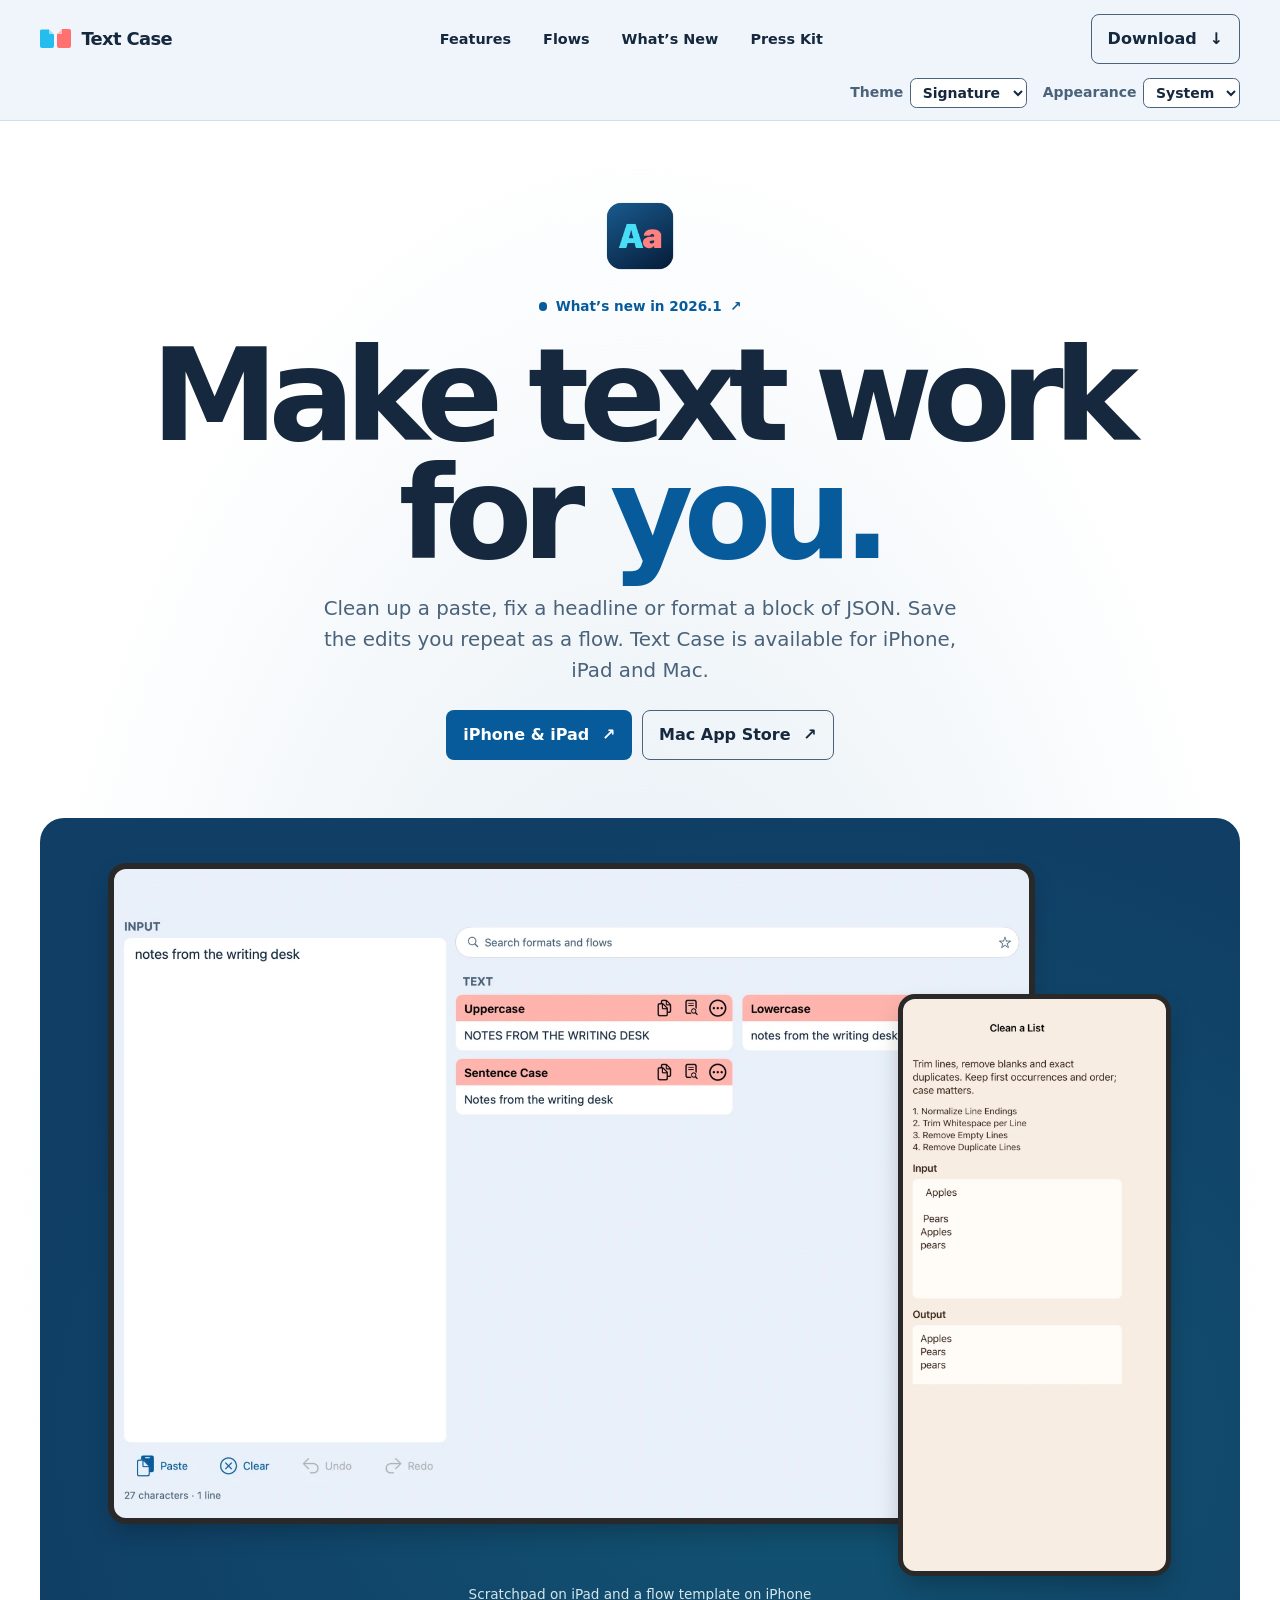
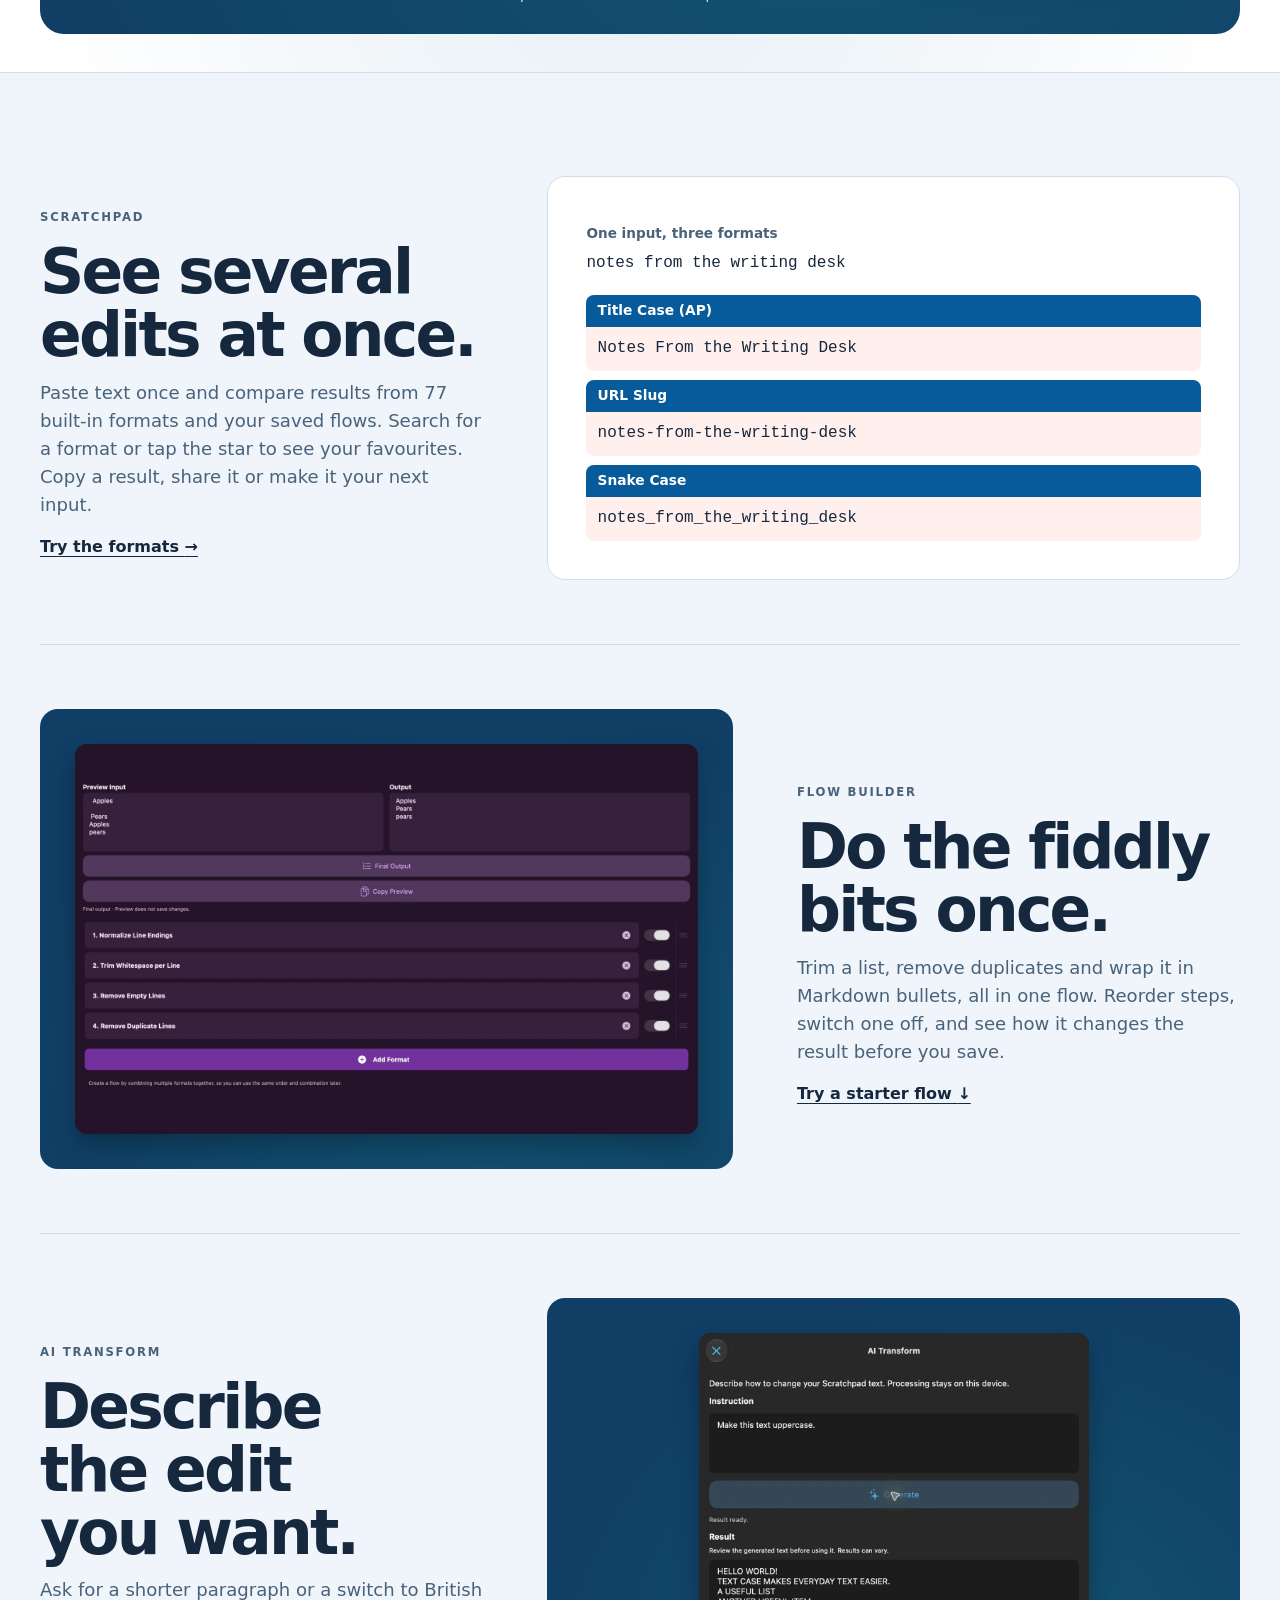
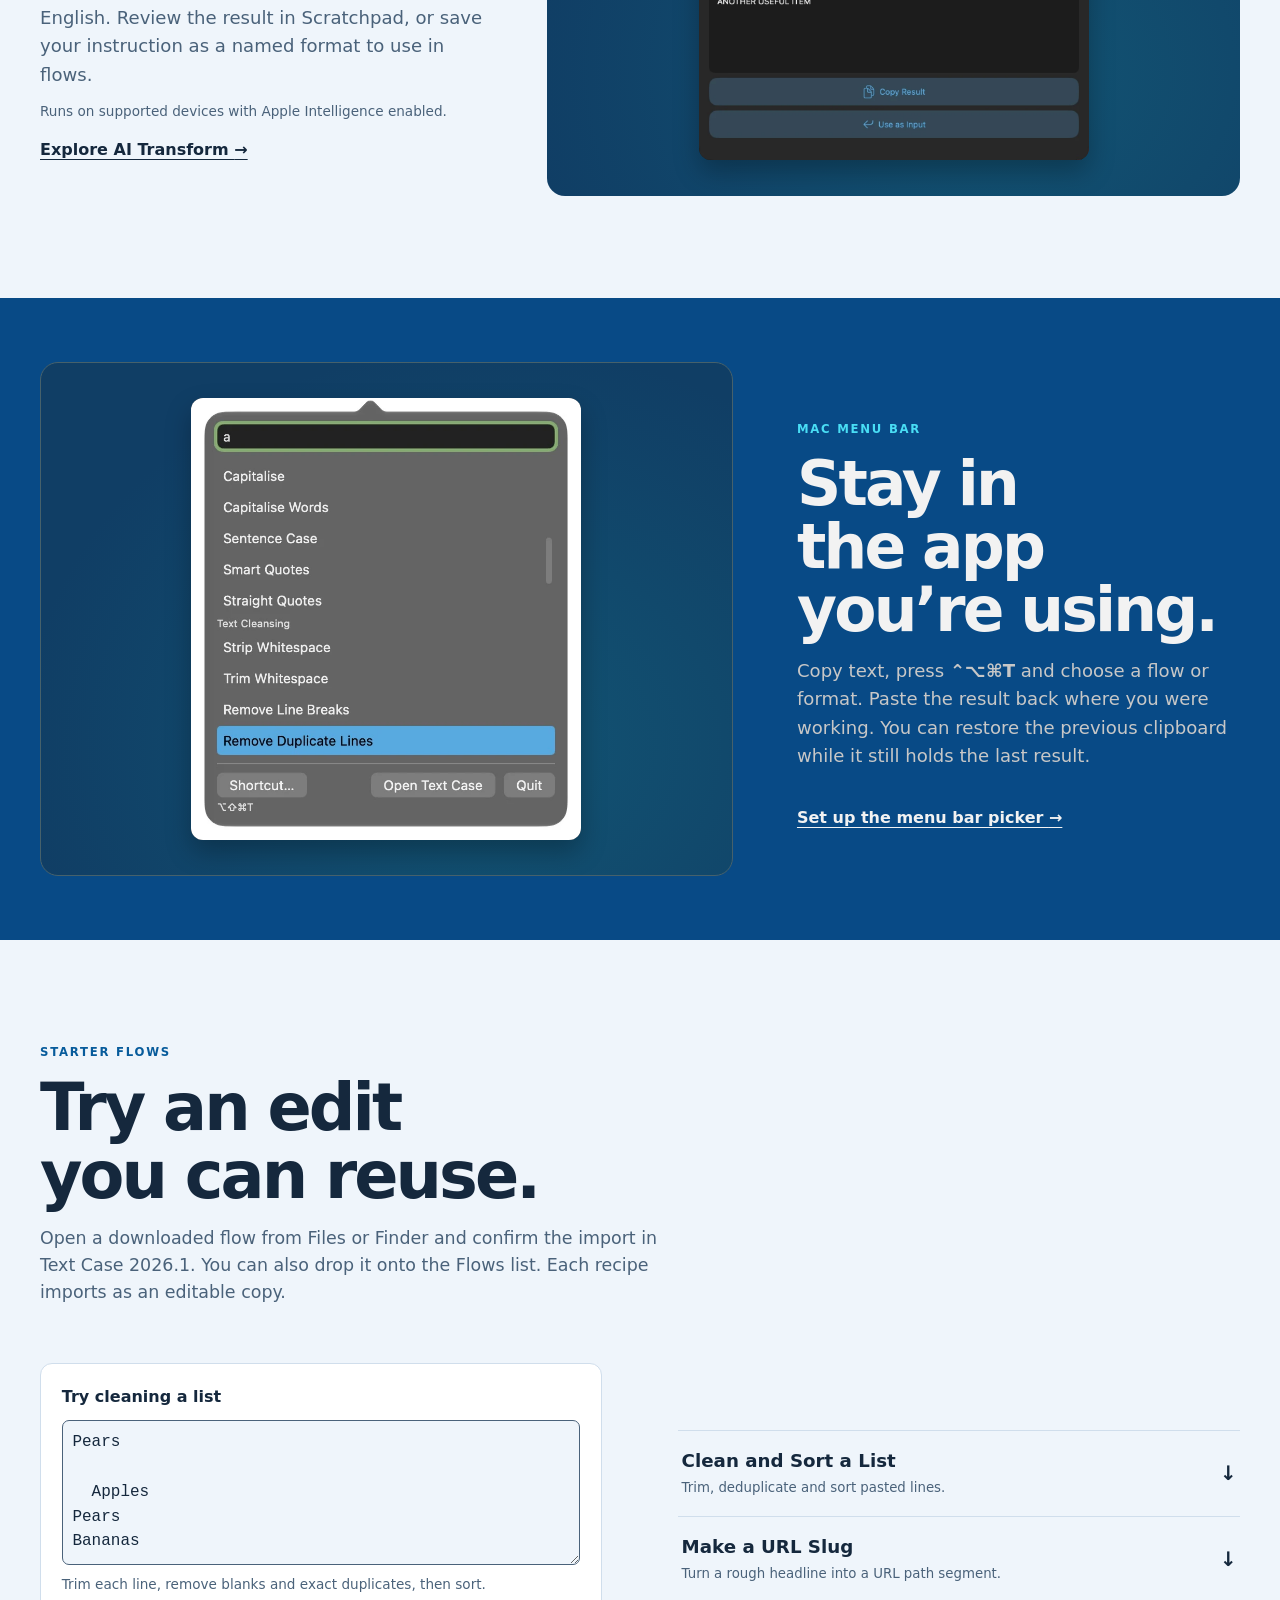
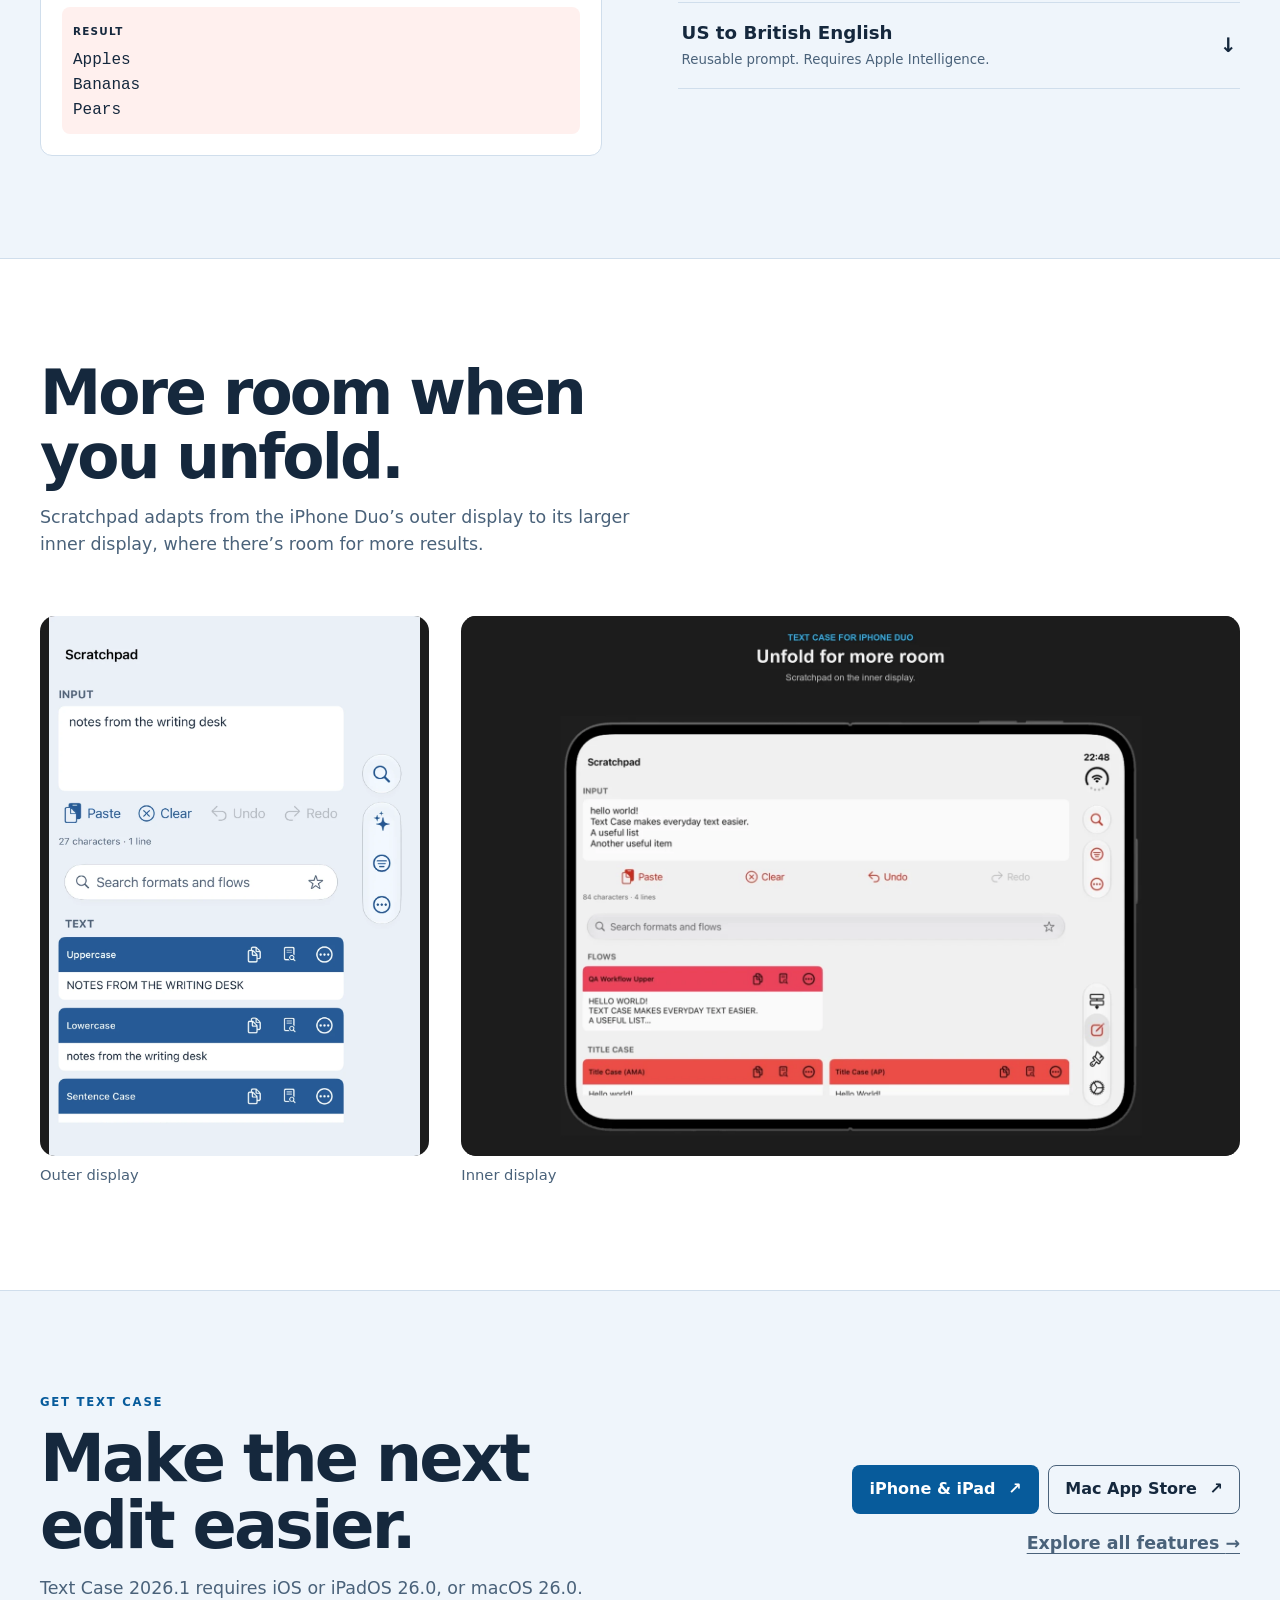
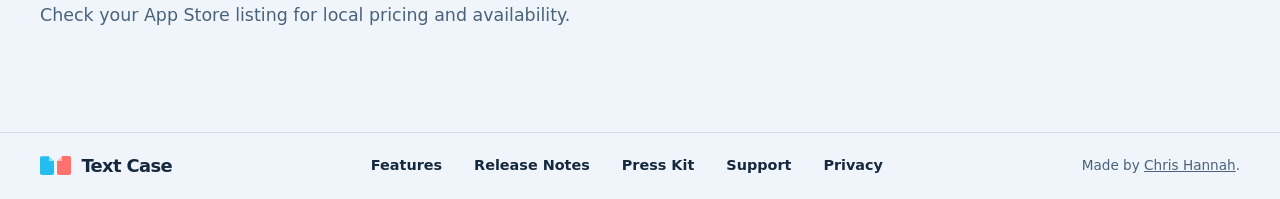
<file: index.html>
<!doctype html>
<html lang="en-GB">
<head>
<meta charset="utf-8">
<meta name="viewport" content="width=device-width, initial-scale=1">
<title>Text Case — Text formatting for iPhone, iPad and Mac</title>
<meta name="description" content="Clean up pasted text, preview every edit and save the steps you repeat as a flow. Text Case for iPhone, iPad and Mac.">
<link rel="canonical" href="https://textcase.app/">
<meta property="og:type" content="website">
<meta property="og:url" content="https://textcase.app/">
<meta property="og:title" content="Text Case — Make text work for you">
<meta property="og:description" content="Edit text, build reusable flows and run them right from the Mac menu bar.">
<meta property="og:image" content="https://textcase.app/assets/social-text-case.jpg">
<meta property="og:image:width" content="1200">
<meta property="og:image:height" content="630">
<meta property="og:image:alt" content="Text Case wordmark beside the blue and red Twin Pages mark.">
<meta name="twitter:image" content="https://textcase.app/assets/social-text-case.jpg">
<meta name="twitter:image:alt" content="Text Case wordmark beside the blue and red Twin Pages mark.">
<meta name="twitter:card" content="summary_large_image">
<link rel="icon" href="assets/favicon.png">
<link rel="apple-touch-icon" href="assets/apple-touch-icon.png">
<link rel="stylesheet" href="styles.css">
<script defer src="script.js"></script>
<link rel="stylesheet" href="themes.css">
<script src="theme.js"></script>
</head>
<body>
<a class="skip" href="#main">Skip to content</a>
<header class="site-header">
  <div class="wrap nav">
    <a class="brand" href="./"><span class="twin-pages" aria-hidden="true"><i></i><i></i></span>Text Case</a>
    <nav aria-label="Main navigation"><a href="features/">Features</a><a href="#flows">Flows</a><a href="release-notes/">What’s New</a><a href="press/">Press Kit</a></nav>
    <a class="button nav-download" href="#download">Download <span aria-hidden="true">↓</span></a>
  </div>
  <div class="wrap appearance-controls" hidden>
    <label>Theme
      <select data-theme-picker>
        <option value="signature">Signature</option>
        <option value="plum">Plum</option>
        <option value="ember">Ember</option>
        <option value="woodland">Woodland</option>
      </select>
    </label>
    <label>Appearance
      <select data-appearance-picker>
        <option value="system">System</option>
        <option value="light">Light</option>
        <option value="dark">Dark</option>
      </select>
    </label>
  </div>
</header>
<main id="main" class="home-page">
  <section class="showcase-hero home-hero">
    <div class="wrap">
      <div class="home-lead">
        <div><span class="aa-icon" role="img" aria-label="Text Case Aa app icon"></span></div>
        <a class="edition" href="release-notes/"><span></span> What’s new in 2026.1 <b aria-hidden="true">↗</b></a>
        <h1>Make text work<br>for <em>you.</em></h1>
        <p>Clean up a paste, fix a headline or format a block of JSON. Save the edits you repeat as a flow. Text Case is available for iPhone, iPad and Mac.</p>
        <div class="download-row">
          <a class="button primary" href="https://apps.apple.com/app/id1407730596">iPhone &amp; iPad <span aria-hidden="true">↗</span></a>
          <a class="button secondary" href="https://apps.apple.com/app/id1492174677">Mac App Store <span aria-hidden="true">↗</span></a>
        </div>
      </div>
      <figure class="home-device-frame visual-blue">
        <div class="device-stage">
          <div class="device-tablet crop-ipad"><img src="assets/signature-light-scratchpad.webp" data-themed-scratchpad="assets/" alt="Text Case Scratchpad with live text transformations" width="1600" height="1135" fetchpriority="high"></div>
          <div class="device-phone crop-iphone"><img src="assets/iphone-template.webp" alt="Clean a List template preview on iPhone" width="832" height="1808"></div>
        </div>
        <figcaption>Scratchpad on iPad and a flow template on iPhone</figcaption>
      </figure>
    </div>
  </section>

  <div id="features" class="wrap home-stories">
    <section class="feature-story home-story">
      <div>
        <p class="eyebrow">SCRATCHPAD</p>
        <h2>See several edits at once.</h2>
        <p>Paste text once and compare results from 77 built-in formats and your saved flows. Search for a format or tap the star to see your favourites. Copy a result, share it or make it your next input.</p>
        <a class="text-link" href="features/#formats">Try the formats <span aria-hidden="true">→</span></a>
      </div>
      <figure class="home-example-pair">
        <figcaption>One input, three formats</figcaption>
        <pre>notes from the writing desk</pre>
        <dl>
          <div><dt>Title Case (AP)</dt><dd>Notes From the Writing Desk</dd></div>
          <div><dt>URL Slug</dt><dd>notes-from-the-writing-desk</dd></div>
          <div><dt>Snake Case</dt><dd>notes_from_the_writing_desk</dd></div>
        </dl>
      </figure>
    </section>

    <section class="feature-story home-story reverse-story">
      <div>
        <p class="eyebrow">FLOW BUILDER</p>
        <h2>Do the fiddly bits once.</h2>
        <p>Trim a list, remove duplicates and wrap it in Markdown bullets, all in one flow. Reorder steps, switch one off, and see how it changes the result before you save.</p>
        <a class="text-link" href="#flows">Try a starter flow <span aria-hidden="true">↓</span></a>
      </div>
      <figure class="story-visual visual-red">
        <div class="story-screen flow-screen"><img src="assets/flow-hero.webp" alt="Flow builder on Mac with input and output previews, numbered steps and switches" width="1600" height="1000" loading="lazy"></div>
      </figure>
    </section>

    <section class="feature-story home-story">
      <div>
        <p class="eyebrow">AI TRANSFORM</p>
        <h2>Describe the edit you want.</h2>
        <p>Ask for a shorter paragraph or a switch to British English. Review the result in Scratchpad, or save your instruction as a named format to use in flows.</p>
        <p class="home-note">Runs on supported devices with Apple Intelligence enabled.</p>
        <a class="text-link" href="features/#ai">Explore AI Transform <span aria-hidden="true">→</span></a>
      </div>
      <figure class="story-visual visual-blue">
        <div class="story-screen crop-ai"><img src="assets/03-ai-transform.webp" alt="AI Transform with a written instruction and a result ready to review" width="1100" height="1206" loading="lazy"></div>
      </figure>
    </section>
  </div>

  <section class="home-mac dark-section">
    <div class="wrap feature-story reverse-story home-story">
      <div>
        <p class="eyebrow">MAC MENU BAR</p>
        <h2>Stay in the app you’re using.</h2>
        <p>Copy text, press <kbd>⌃⌥⌘T</kbd> and choose a flow or format. Paste the result back where you were working. You can restore the previous clipboard while it still holds the last result.</p>
        <a class="text-link" href="help/#mac">Set up the menu bar picker <span aria-hidden="true">→</span></a>
      </div>
      <figure class="story-visual visual-blue">
        <div class="story-screen crop-menu"><img src="assets/01-menu-bar.webp" alt="The Mac menu bar picker highlighting Remove Duplicate Lines" loading="lazy" width="752" height="852"></div>
      </figure>
    </div>
  </section>

  <section id="flows" class="section wrap">
    <div class="section-head"><p class="eyebrow">STARTER FLOWS</p><h2>Try an edit you can reuse.</h2><p>Open a downloaded flow from Files or Finder and confirm the import in Text Case 2026.1. You can also drop it onto the Flows list. Each recipe imports as an editable copy.</p></div>
    <div class="flow-grid">
      <div class="example">
        <label for="sample">Try cleaning a list</label>
        <textarea spellcheck="false" id="sample" rows="5" maxlength="10000">Pears

  Apples
Pears
Bananas</textarea>
        <p class="example-caption">Trim each line, remove blanks and exact duplicates, then sort.</p>
        <div class="output"><span>RESULT</span><pre id="result" aria-live="polite">Apples
Bananas
Pears</pre></div>
        <noscript><p class="example-caption">Shown with the example above.</p></noscript>
      </div>
      <div class="flow-list">
        <a href="downloads/clean-and-sort-a-list.textcaseflow" download><span><strong>Clean and Sort a List</strong><small>Trim, deduplicate and sort pasted lines.</small></span><b aria-hidden="true">↓</b></a>
        <a href="downloads/make-a-url-slug.textcaseflow" download><span><strong>Make a URL Slug</strong><small>Turn a rough headline into a URL path segment.</small></span><b aria-hidden="true">↓</b></a>
        <a href="downloads/us-to-british-english.textcaseflow" download><span><strong>US to British English</strong><small>Reusable prompt. Requires Apple Intelligence.</small></span><b aria-hidden="true">↓</b></a>
      </div>
    </div>
  </section>
  <section class="home-devices">
    <div class="wrap section">
      <div class="section-head">
        <h2>More room when you unfold.</h2>
        <p>Scratchpad adapts from the iPhone Duo’s outer display to its larger inner display, where there’s room for more results.</p>
      </div>
      <div class="duo-views">
        <figure><a href="assets/duo-outer.webp"><img src="assets/duo-outer.webp" alt="Scratchpad on the iPhone Duo outer display" width="1100" height="1601" loading="lazy"></a><figcaption>Outer display</figcaption></figure>
        <figure><a href="assets/duo-inner.webp"><img src="assets/duo-inner.webp" alt="Scratchpad on the unfolded iPhone Duo inner display" width="1600" height="1126" loading="lazy"></a><figcaption>Inner display</figcaption></figure>
      </div>
    </div>
  </section>
  <section id="download" class="section wrap download-section">
    <div><p class="eyebrow">GET TEXT CASE</p><h2>Make the next edit easier.</h2><p>Text Case 2026.1 requires iOS or iPadOS 26.0, or macOS 26.0. Check your App Store listing for local pricing and availability.</p></div>
    <div>
      <div class="download-row"><a class="button primary" href="https://apps.apple.com/app/id1407730596">iPhone &amp; iPad <span aria-hidden="true">↗</span></a><a class="button secondary" href="https://apps.apple.com/app/id1492174677">Mac App Store <span aria-hidden="true">↗</span></a></div>
      <p><a class="text-link" href="features/">Explore all features <span aria-hidden="true">→</span></a></p>
    </div>
  </section>
</main>
<footer class="site-footer"><div class="wrap footer-grid"><a class="brand" href="./"><span class="twin-pages" aria-hidden="true"><i></i><i></i></span>Text Case</a><nav aria-label="Footer"><a href="features/">Features</a><a href="release-notes/">Release Notes</a><a href="press/">Press Kit</a><a href="help/">Support</a><a href="https://chrishannah.me/apps/text-case/privacy-policy">Privacy</a></nav><p>Made by <a href="https://chrishannah.me/">Chris Hannah</a>.</p></div></footer>
</body>
</html>
</file>
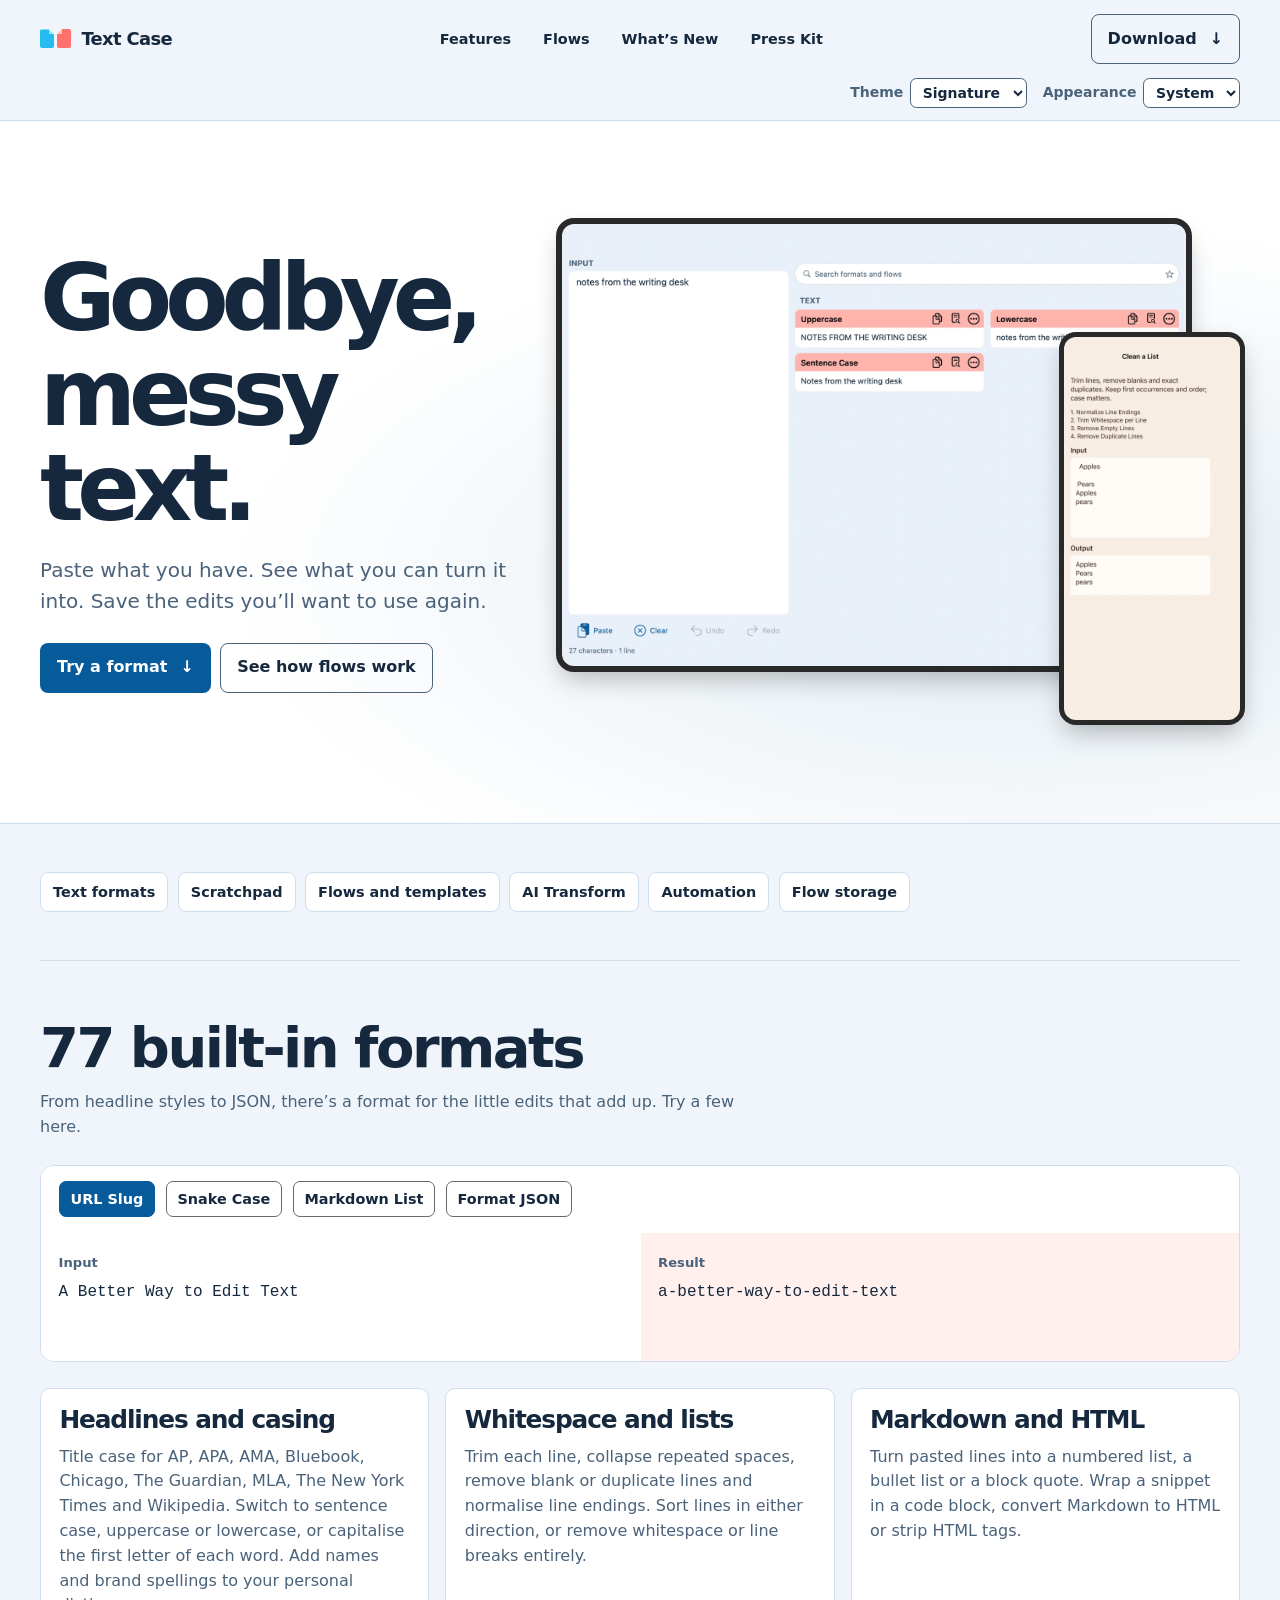
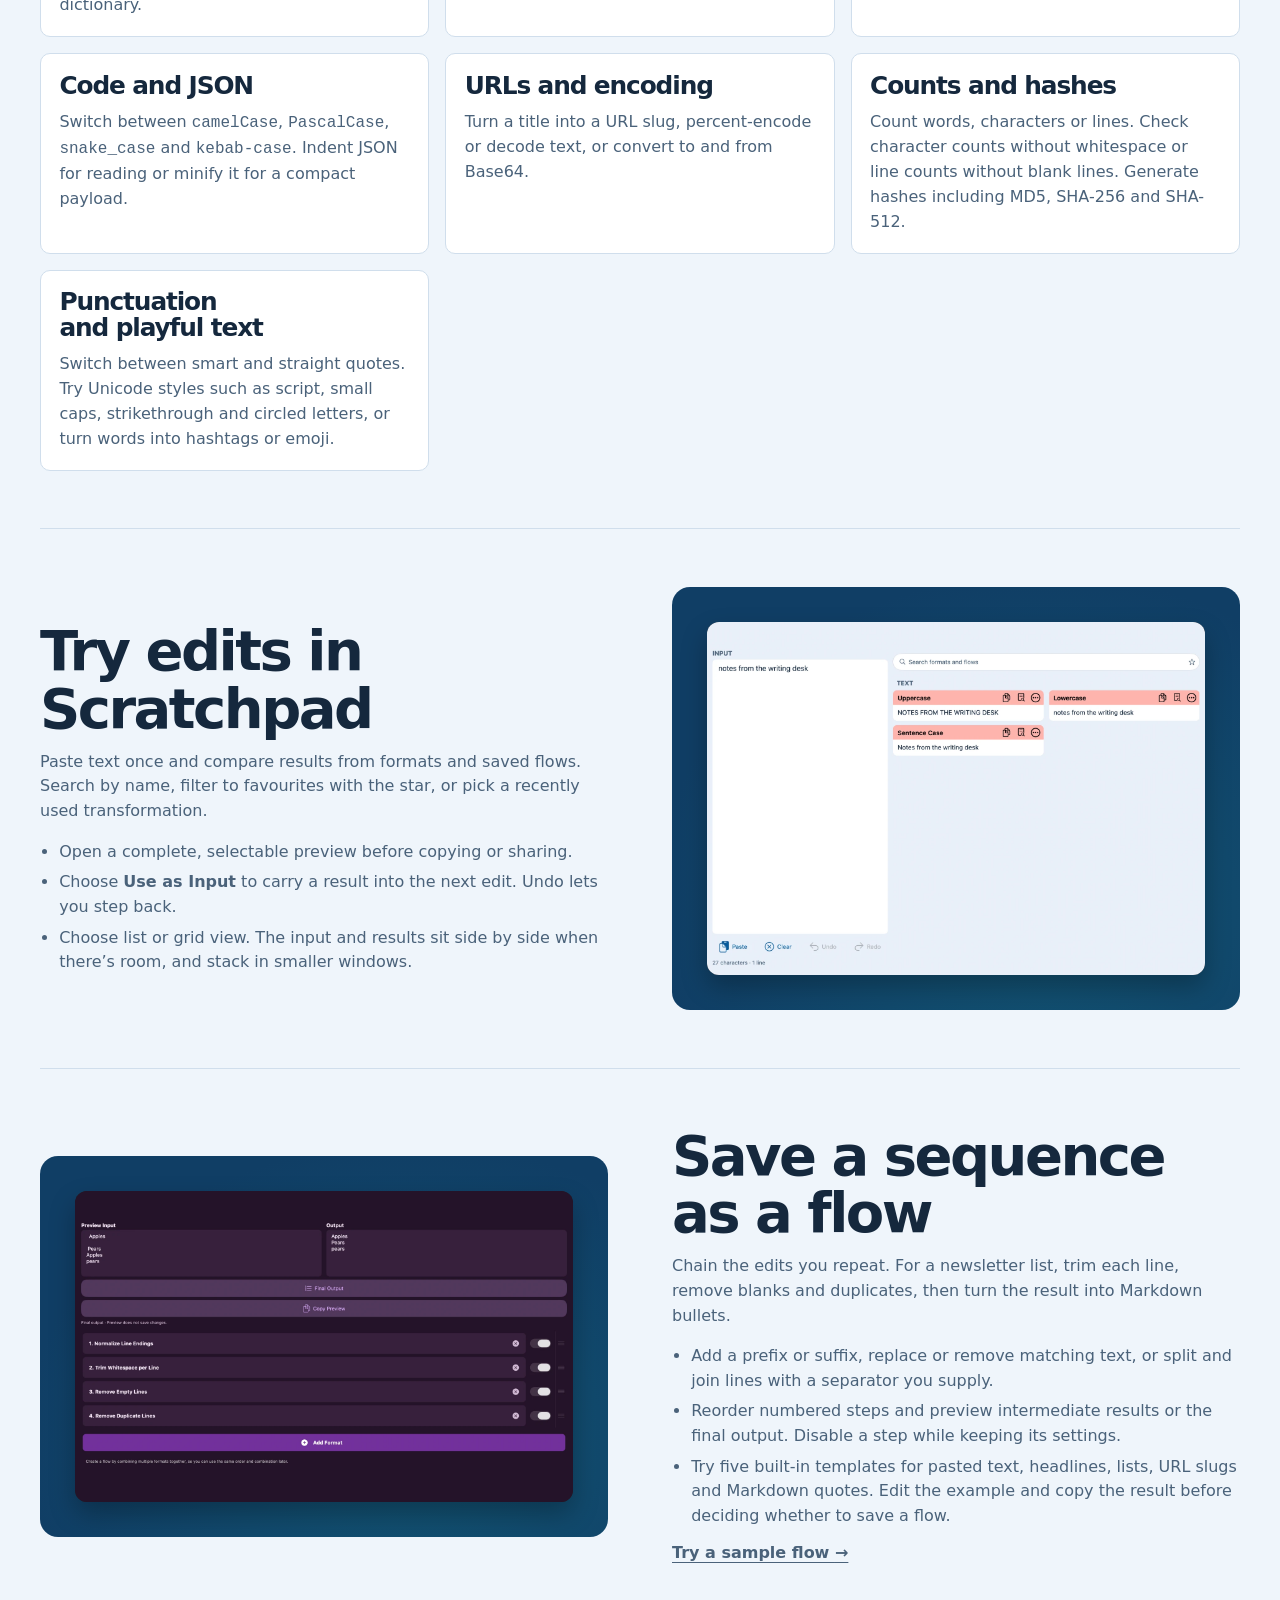
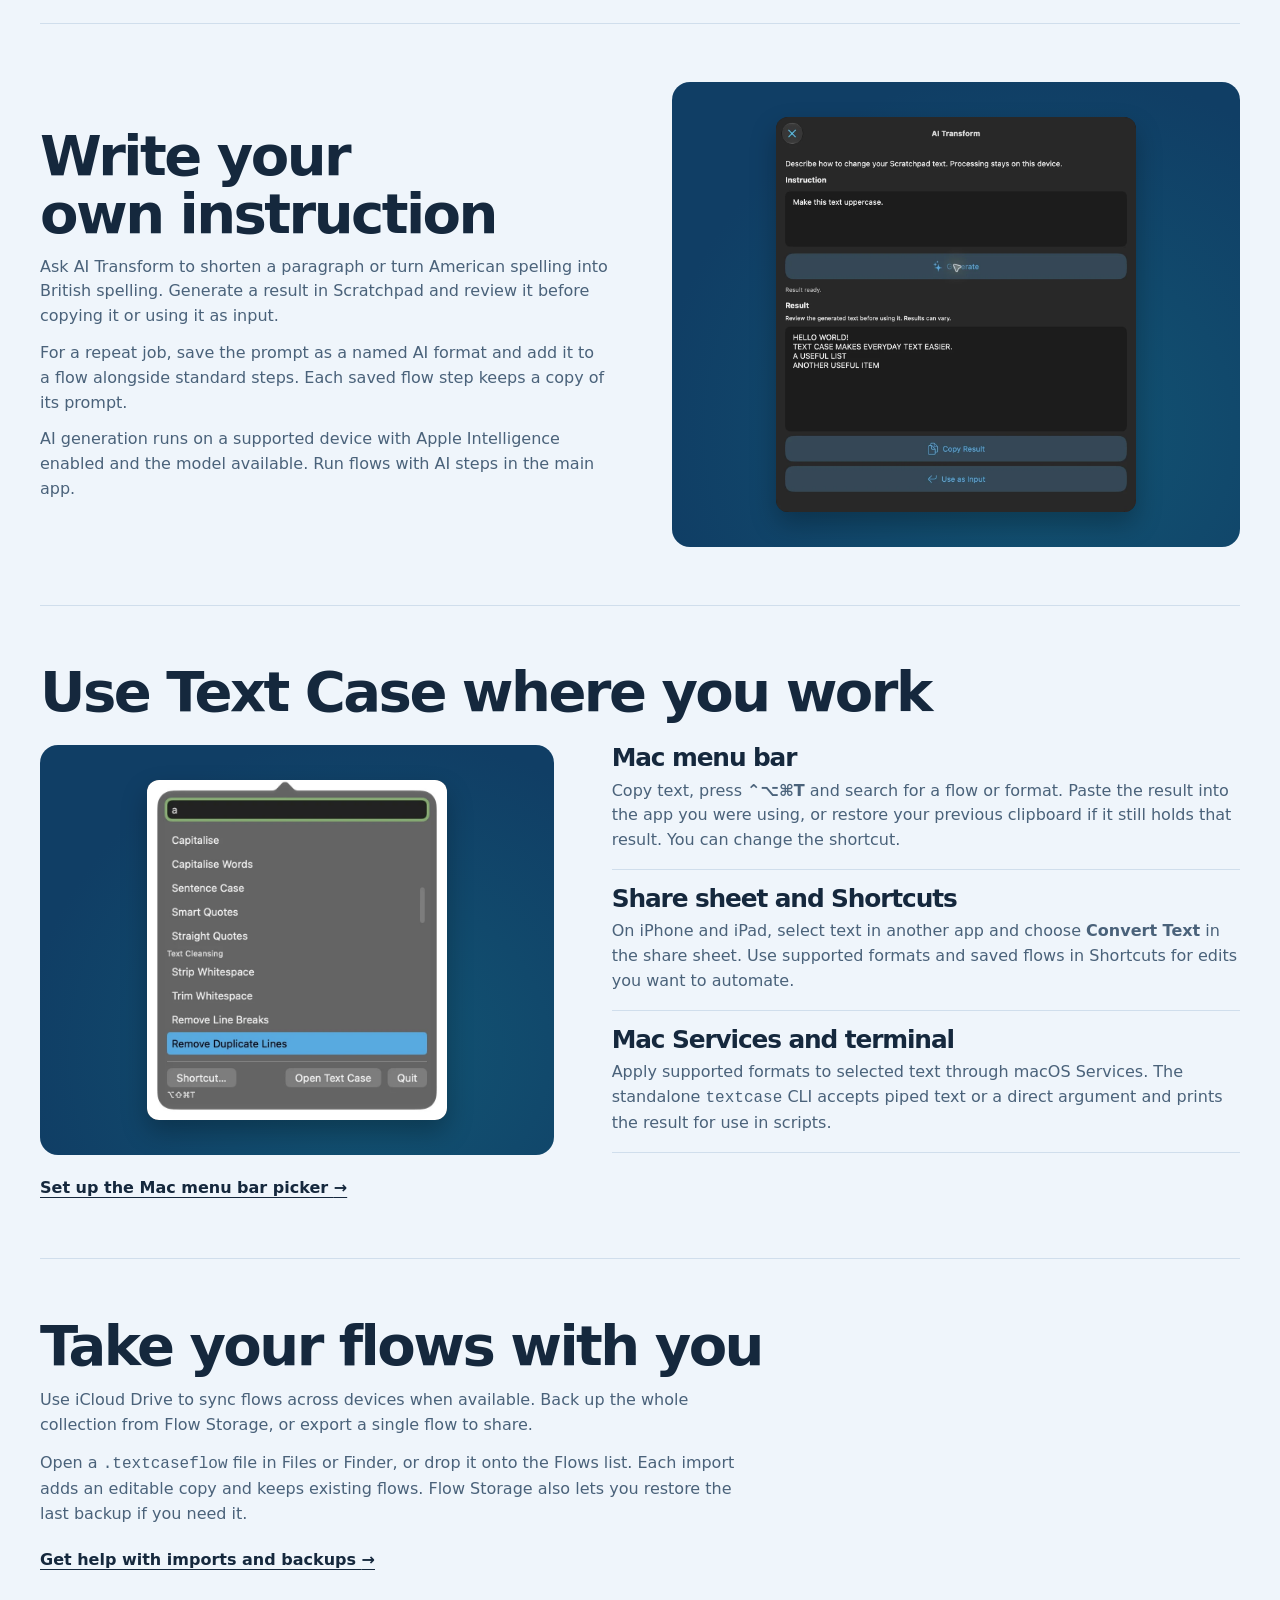
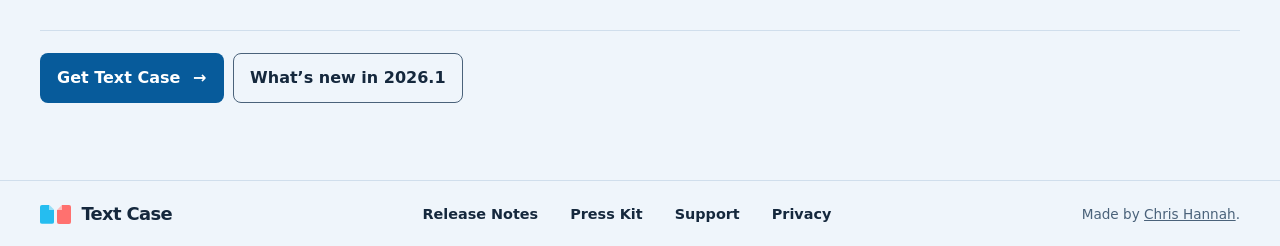
<file: features/index.html>
<!doctype html>
<html lang="en-GB">
<head>
<meta charset="utf-8">
<meta name="viewport" content="width=device-width, initial-scale=1">
<title>Features and Text Formats · Text Case</title>
<meta name="description" content="Explore 77 built-in text formats, Scratchpad, reusable flows, on-device AI, the Mac menu bar picker, Shortcuts and more.">
<link rel="canonical" href="https://textcase.app/features/">
<meta property="og:type" content="website">
<meta property="og:url" content="https://textcase.app/features/">
<meta property="og:title" content="Features and Text Formats · Text Case">
<meta property="og:description" content="Browse Text Case’s formats and see how to combine them into reusable workflows.">
<meta property="og:image" content="https://textcase.app/assets/social-text-case.jpg">
<meta property="og:image:width" content="1200">
<meta property="og:image:height" content="630">
<meta property="og:image:alt" content="Text Case icon and wordmark surrounded by blue and red folded pages.">
<meta name="twitter:image" content="https://textcase.app/assets/social-text-case.jpg">
<meta name="twitter:image:alt" content="Text Case icon and wordmark surrounded by blue and red folded pages.">
<meta name="twitter:card" content="summary_large_image">
<link rel="icon" href="../assets/favicon.png">
<link rel="stylesheet" href="../styles.css">
<script src="../script.js" defer></script>
<link rel="stylesheet" href="../themes.css">
<script src="../theme.js"></script>
</head>
<body>
<a class="skip" href="#main">Skip to content</a>
<header class="site-header"><div class="wrap nav">
  <a class="brand" href="../"><span class="twin-pages" aria-hidden="true"><i></i><i></i></span>Text Case</a>
  <nav aria-label="Main navigation"><a href="./" aria-current="page">Features</a><a href="../#flows">Flows</a><a href="../release-notes/">What’s New</a><a href="../press/">Press Kit</a></nav>
  <a class="button nav-download" href="../#download">Download <span aria-hidden="true">↓</span></a>
</div>  <div class="wrap appearance-controls" hidden>
    <label>Theme
      <select data-theme-picker>
        <option value="signature">Signature</option>
        <option value="plum">Plum</option>
        <option value="ember">Ember</option>
        <option value="woodland">Woodland</option>
      </select>
    </label>
    <label>Appearance
      <select data-appearance-picker>
        <option value="system">System</option>
        <option value="light">Light</option>
        <option value="dark">Dark</option>
      </select>
    </label>
  </div>
</header>
<main id="main" class="feature-details">
  <section class="showcase-hero">
    <div class="wrap showcase-lead">
      <div>
        <h1>Goodbye, messy text.</h1>
        <p>Paste what you have. See what you can turn it into. Save the edits you’ll want to use again.</p>
        <div class="download-row">
          <a class="button primary" href="#formats">Try a format <span aria-hidden="true">↓</span></a>
          <a class="button secondary" href="#build-flows">See how flows work</a>
        </div>
      </div>
      <figure class="device-stage">
        <div class="device-tablet crop-ipad"><img src="../assets/signature-light-scratchpad.webp" data-themed-scratchpad="../assets/" alt="Text Case Scratchpad with live text transformations" width="1600" height="1135" fetchpriority="high"></div>
        <div class="device-phone crop-iphone"><img src="../assets/iphone-template.webp" alt="Clean a List template preview on iPhone" width="832" height="1808"></div>
      </figure>
    </div>
  </section>
  <div class="wrap showcase-body">
  <nav class="feature-jump" aria-label="On this page">
    <a href="#formats">Text formats</a><a href="#scratchpad">Scratchpad</a><a href="#build-flows">Flows and templates</a><a href="#ai">AI Transform</a><a href="#automation">Automation</a><a href="#storage">Flow storage</a>
  </nav>

  <section id="formats">
    <h2>77 built-in formats</h2>
    <p class="feature-intro">From headline styles to JSON, there’s a format for the little edits that add up. Try a few here.</p>
    <div class="format-demo">
      <fieldset class="format-options">
        <legend>Choose a format</legend>
        <label><input type="radio" name="format-example" value="slug" checked> URL Slug</label>
        <label><input type="radio" name="format-example" value="snake"> Snake Case</label>
        <label><input type="radio" name="format-example" value="markdown"> Markdown List</label>
        <label><input type="radio" name="format-example" value="json"> Format JSON</label>
      </fieldset>
      <div class="format-sample"><span>Input</span><pre id="format-input">A Better Way to Edit Text</pre></div>
      <div class="format-sample format-result"><span>Result</span><pre id="format-output" aria-live="polite">a-better-way-to-edit-text</pre></div>
    </div>
    <div class="format-grid">
      <article><h3>Headlines and casing</h3><p>Title case for AP, APA, AMA, Bluebook, Chicago, The Guardian, MLA, The New York Times and Wikipedia. Switch to sentence case, uppercase or lowercase, or capitalise the first letter of each word. Add names and brand spellings to your personal dictionary.</p></article>
      <article><h3>Whitespace and lists</h3><p>Trim each line, collapse repeated spaces, remove blank or duplicate lines and normalise line endings. Sort lines in either direction, or remove whitespace or line breaks entirely.</p></article>
      <article><h3>Markdown and HTML</h3><p>Turn pasted lines into a numbered list, a bullet list or a block quote. Wrap a snippet in a code block, convert Markdown to HTML or strip HTML tags.</p></article>
      <article><h3>Code and JSON</h3><p>Switch between <code>camelCase</code>, <code>PascalCase</code>, <code>snake_case</code> and <code>kebab-case</code>. Indent JSON for reading or minify it for a compact payload.</p></article>
      <article><h3>URLs and encoding</h3><p>Turn a title into a URL slug, percent-encode or decode text, or convert to and from Base64.</p></article>
      <article><h3>Counts and hashes</h3><p>Count words, characters or lines. Check character counts without whitespace or line counts without blank lines. Generate hashes including MD5, SHA-256 and SHA-512.</p></article>
      <article><h3>Punctuation and playful text</h3><p>Switch between smart and straight quotes. Try Unicode styles such as script, small caps, strikethrough and circled letters, or turn words into hashtags or emoji.</p></article>
    </div>
  </section>

  <section id="scratchpad" class="feature-story">
    <div>
      <h2>Try edits in Scratchpad</h2>
      <p>Paste text once and compare results from formats and saved flows. Search by name, filter to favourites with the star, or pick a recently used transformation.</p>
      <ul>
        <li>Open a complete, selectable preview before copying or sharing.</li>
        <li>Choose <strong>Use as Input</strong> to carry a result into the next edit. Undo lets you step back.</li>
        <li>Choose list or grid view. The input and results sit side by side when there’s room, and stack in smaller windows.</li>
      </ul>
    </div>
    <figure class="story-visual visual-blue"><div class="story-screen crop-ipad"><img src="../assets/signature-light-scratchpad.webp" data-themed-scratchpad="../assets/" alt="Text Case Scratchpad with live text transformations" width="1600" height="1135" loading="lazy"></div></figure>
  </section>

  <section id="build-flows" class="feature-story reverse-story">
    <div>
      <h2>Save a sequence as a flow</h2>
      <p>Chain the edits you repeat. For a newsletter list, trim each line, remove blanks and duplicates, then turn the result into Markdown bullets.</p>
      <ul>
        <li>Add a prefix or suffix, replace or remove matching text, or split and join lines with a separator you supply.</li>
        <li>Reorder numbered steps and preview intermediate results or the final output. Disable a step while keeping its settings.</li>
        <li>Try five built-in templates for pasted text, headlines, lists, URL slugs and Markdown quotes. Edit the example and copy the result before deciding whether to save a flow.</li>
      </ul>
      <p><a class="text-link" href="../#flows">Try a sample flow <span aria-hidden="true">→</span></a></p>
    </div>
    <figure class="story-visual visual-red"><div class="story-screen flow-screen"><img src="../assets/flow-hero.webp" alt="Flow builder with input, output and numbered steps you can switch on or off" width="1600" height="1000" loading="lazy"></div></figure>
  </section>

  <section id="ai" class="feature-story">
    <div>
      <h2>Write your own instruction</h2>
      <p>Ask AI Transform to shorten a paragraph or turn American spelling into British spelling. Generate a result in Scratchpad and review it before copying it or using it as input.</p>
      <p>For a repeat job, save the prompt as a named AI format and add it to a flow alongside standard steps. Each saved flow step keeps a copy of its prompt.</p>
      <p>AI generation runs on a supported device with Apple Intelligence enabled and the model available. Run flows with AI steps in the main app.</p>
    </div>
    <figure class="story-visual visual-blue"><div class="story-screen crop-ai"><img src="../assets/03-ai-transform.webp" alt="AI Transform with a written instruction and a result ready for review" width="1100" height="1206" loading="lazy"></div></figure>
  </section>

  <section id="automation">
    <h2>Use Text Case where you work</h2>
    <div class="automation-layout">
    <figure class="story-visual visual-blue"><div class="story-screen crop-menu"><img src="../assets/01-menu-bar.webp" alt="Mac menu bar picker showing text formats and clipboard actions" width="752" height="852" loading="lazy"></div></figure>
    <div class="automation-copy">
      <article><h3>Mac menu bar</h3><p>Copy text, press <kbd>⌃⌥⌘T</kbd> and search for a flow or format. Paste the result into the app you were using, or restore your previous clipboard if it still holds that result. You can change the shortcut.</p></article>
      <article><h3>Share sheet and Shortcuts</h3><p>On iPhone and iPad, select text in another app and choose <strong>Convert Text</strong> in the share sheet. Use supported formats and saved flows in Shortcuts for edits you want to automate.</p></article>
      <article><h3>Mac Services and terminal</h3><p>Apply supported formats to selected text through macOS Services. The standalone <code>textcase</code> CLI accepts piped text or a direct argument and prints the result for use in scripts.</p></article>
    </div>
    </div>
    <p class="feature-browse"><a class="text-link" href="../help/#mac">Set up the Mac menu bar picker <span aria-hidden="true">→</span></a></p>
  </section>

  <section id="storage">
    <h2>Take your flows with you</h2>
    <p class="feature-intro">Use iCloud Drive to sync flows across devices when available. Back up the whole collection from Flow Storage, or export a single flow to share.</p>
    <p class="feature-intro">Open a <code>.textcaseflow</code> file in Files or Finder, or drop it onto the Flows list. Each import adds an editable copy and keeps existing flows. Flow Storage also lets you restore the last backup if you need it.</p>
    <p class="feature-browse"><a class="text-link" href="../help/">Get help with imports and backups <span aria-hidden="true">→</span></a></p>
  </section>

  <div class="download-row">
    <a class="button primary" href="../#download">Get Text Case <span aria-hidden="true">→</span></a>
    <a class="button secondary" href="../release-notes/">What’s new in 2026.1</a>
  </div>
  </div>
</main>
<footer class="site-footer"><div class="wrap footer-grid">
  <a class="brand" href="../"><span class="twin-pages" aria-hidden="true"><i></i><i></i></span>Text Case</a>
  <nav aria-label="Footer"><a href="../release-notes/">Release Notes</a><a href="../press/">Press Kit</a><a href="../help/">Support</a><a href="https://chrishannah.me/apps/text-case/privacy-policy">Privacy</a></nav>
  <p>Made by <a href="https://chrishannah.me/">Chris Hannah</a>.</p>
</div></footer>
</body>
</html>
</file>
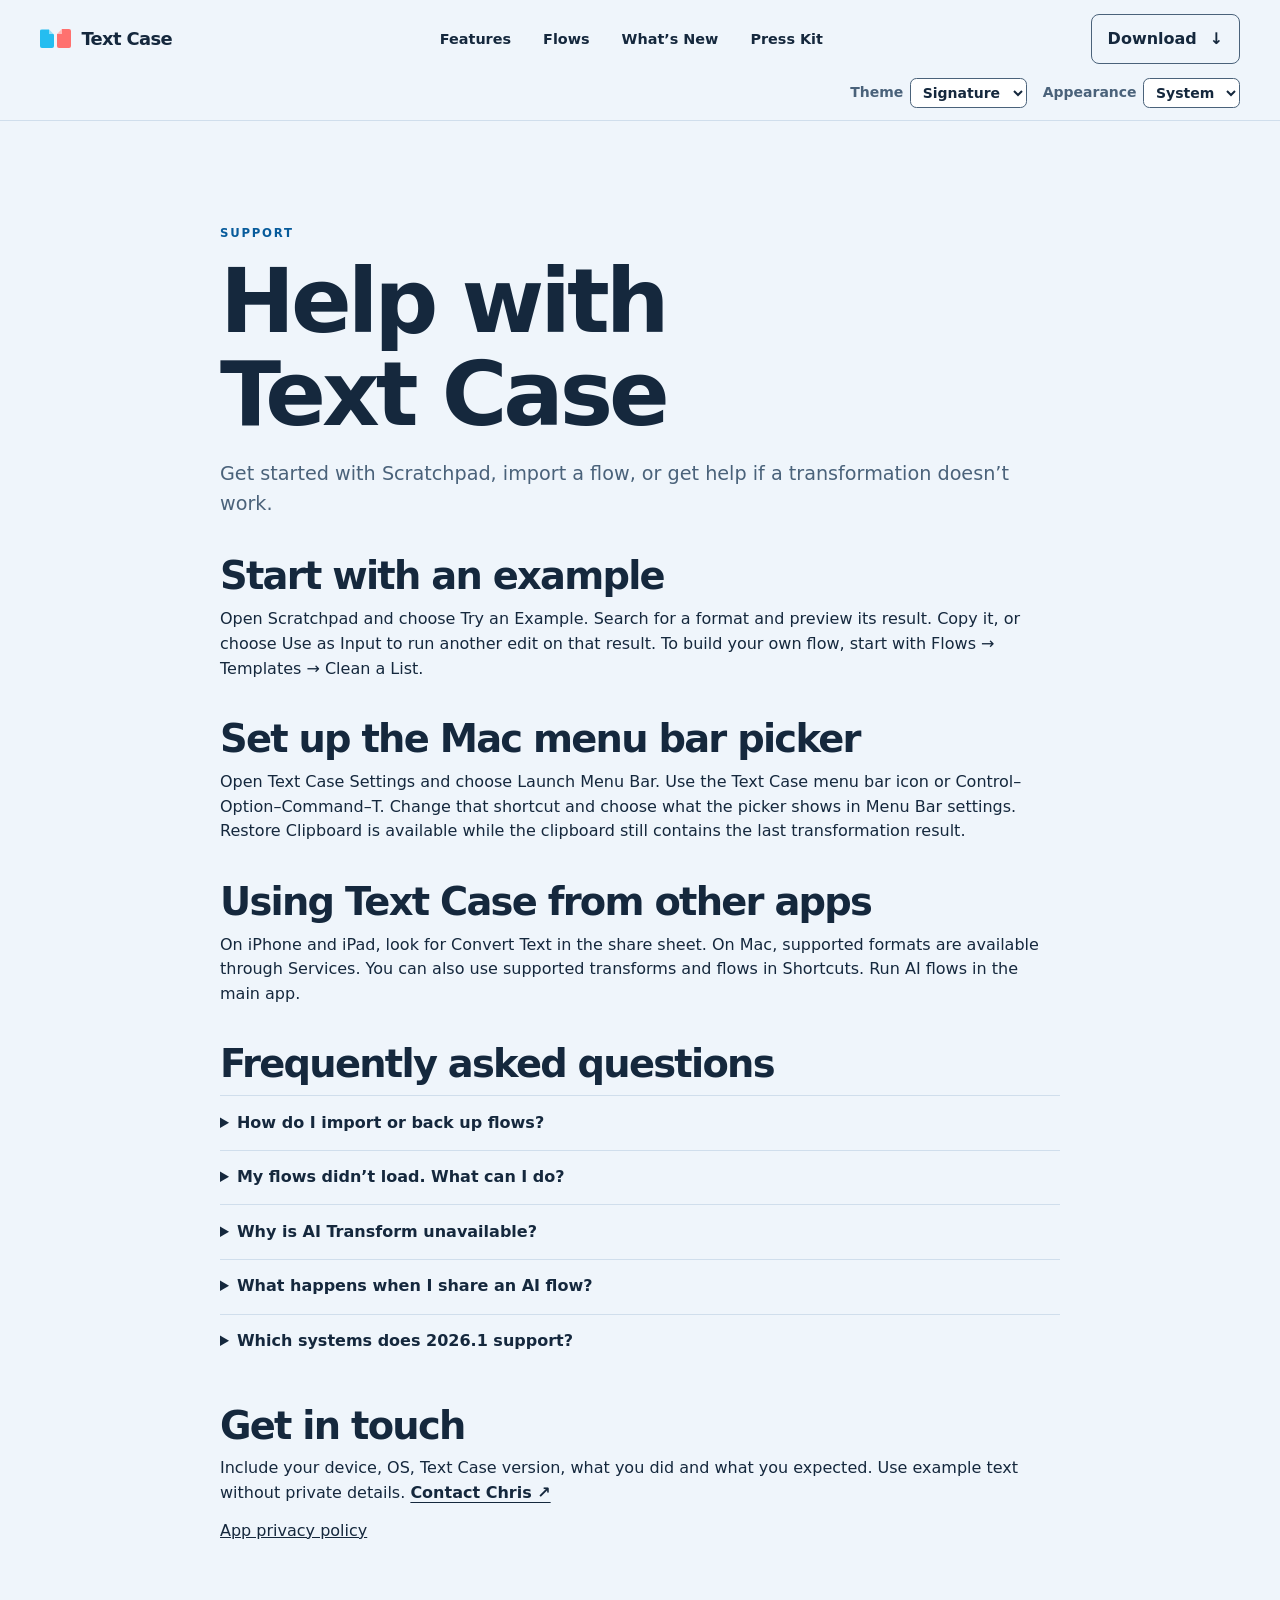
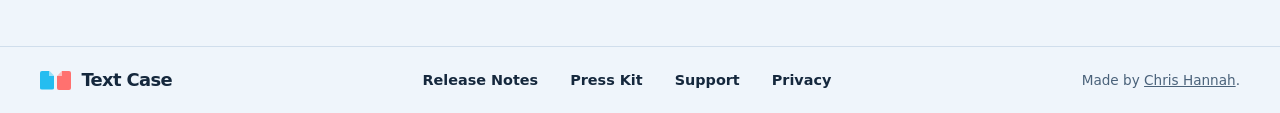
<file: help/index.html>
<!doctype html>
<html lang="en-GB">
<head>
<meta charset="utf-8">
<meta name="viewport" content="width=device-width, initial-scale=1">
<title>Help with Text Case · Text Case</title>
<meta name="description" content="Get started with Scratchpad, import a flow, or get help if a transformation doesn’t work.">
<link rel="canonical" href="https://textcase.app/help/">
<meta property="og:title" content="Help with Text Case · Text Case">
<meta property="og:description" content="Get started with Scratchpad, import a flow, or get help if a transformation doesn’t work.">
<meta property="og:image" content="https://textcase.app/assets/social-text-case.jpg">
<meta property="og:image:width" content="1200">
<meta property="og:image:height" content="630">
<meta property="og:image:alt" content="Text Case icon and wordmark surrounded by blue and red folded pages.">
<meta name="twitter:image" content="https://textcase.app/assets/social-text-case.jpg">
<meta name="twitter:image:alt" content="Text Case icon and wordmark surrounded by blue and red folded pages.">
<meta name="twitter:card" content="summary_large_image">
<link rel="icon" href="../assets/favicon.png">
<link rel="stylesheet" href="../styles.css">
<link rel="stylesheet" href="../themes.css">
<script src="../theme.js"></script>
</head>
<body>
<a class="skip" href="#main">Skip to content</a>
<header class="site-header"><div class="wrap nav">
<a class="brand" href="../"><span class="twin-pages" aria-hidden="true"><i></i><i></i></span>Text Case</a>
<nav aria-label="Main navigation"><a href="../features/">Features</a><a href="../#flows">Flows</a><a href="../release-notes/">What’s New</a><a href="../press/">Press Kit</a></nav>
<a class="button nav-download" href="../#download">Download <span aria-hidden="true">↓</span></a>
</div>  <div class="wrap appearance-controls" hidden>
    <label>Theme
      <select data-theme-picker>
        <option value="signature">Signature</option>
        <option value="plum">Plum</option>
        <option value="ember">Ember</option>
        <option value="woodland">Woodland</option>
      </select>
    </label>
    <label>Appearance
      <select data-appearance-picker>
        <option value="system">System</option>
        <option value="light">Light</option>
        <option value="dark">Dark</option>
      </select>
    </label>
  </div>
</header>
<main class="section wrap" id="main"><article class="article"><p class="eyebrow">SUPPORT</p><h1>Help with Text Case</h1><p class="intro">Get started with Scratchpad, import a flow, or get help if a transformation doesn’t work.</p>

<h2>Start with an example</h2><p>Open Scratchpad and choose Try an Example. Search for a format and preview its result. Copy it, or choose Use as Input to run another edit on that result. To build your own flow, start with Flows → Templates → Clean a List.</p>
<h2 id="mac">Set up the Mac menu bar picker</h2><p>Open Text Case Settings and choose Launch Menu Bar. Use the Text Case menu bar icon or Control–Option–Command–T. Change that shortcut and choose what the picker shows in Menu Bar settings. Restore Clipboard is available while the clipboard still contains the last transformation result.</p>
<h2>Using Text Case from other apps</h2><p>On iPhone and iPad, look for Convert Text in the share sheet. On Mac, supported formats are available through Services. You can also use supported transforms and flows in Shortcuts. Run AI flows in the main app.</p>
<h2>Frequently asked questions</h2>
<details><summary>How do I import or back up flows?</summary><p>Open a <code>.textcaseflow</code> file from Files or Finder and confirm Import in Text Case. You can also drop the file onto the Flows list or choose Flows → Flow Storage → Import Flows. It imports as an editable copy. Choose Back Up All Flows to export your collection, or export one flow from its context menu.</p></details>
<details><summary>My flows didn’t load. What can I do?</summary><p>In Flow Storage, open Storage Status. Check iCloud Drive if you use it, then choose Retry Loading. Keep any exports you already have. If that doesn’t help, send support the storage status before restoring a backup.</p></details>
<details><summary>Why is AI Transform unavailable?</summary><p>It requires a supported device with Apple Intelligence enabled and the system model available. Try a shorter input if generation reports a length limit. Standard formats are available independently.</p></details>
<details><summary>What happens when I share an AI flow?</summary><p>The prompt is saved with the flow, including in its export. Review the prompt before sharing. Update Text Case on your other devices before syncing AI flows through iCloud.</p></details>
<details><summary>Which systems does 2026.1 support?</summary><p>iOS and iPadOS 26.0 or later and macOS 26.0 or later. Check your platform listing for current pricing and availability.</p></details>
<h2>Get in touch</h2><p>Include your device, OS, Text Case version, what you did and what you expected. Use example text without private details. <a class="text-link" href="https://chrishannah.me/contact/">Contact Chris ↗</a></p>
<p><a href="https://chrishannah.me/apps/text-case/privacy-policy">App privacy policy</a></p>
</article></main>
<footer class="site-footer"><div class="wrap footer-grid"><a class="brand" href="../"><span class="twin-pages" aria-hidden="true"><i></i><i></i></span>Text Case</a><nav aria-label="Footer"><a href="../release-notes/">Release Notes</a><a href="../press/">Press Kit</a><a href="../help/">Support</a><a href="https://chrishannah.me/apps/text-case/privacy-policy">Privacy</a></nav><p>Made by <a href="https://chrishannah.me/">Chris Hannah</a>.</p></div></footer>
</body></html>
</file>
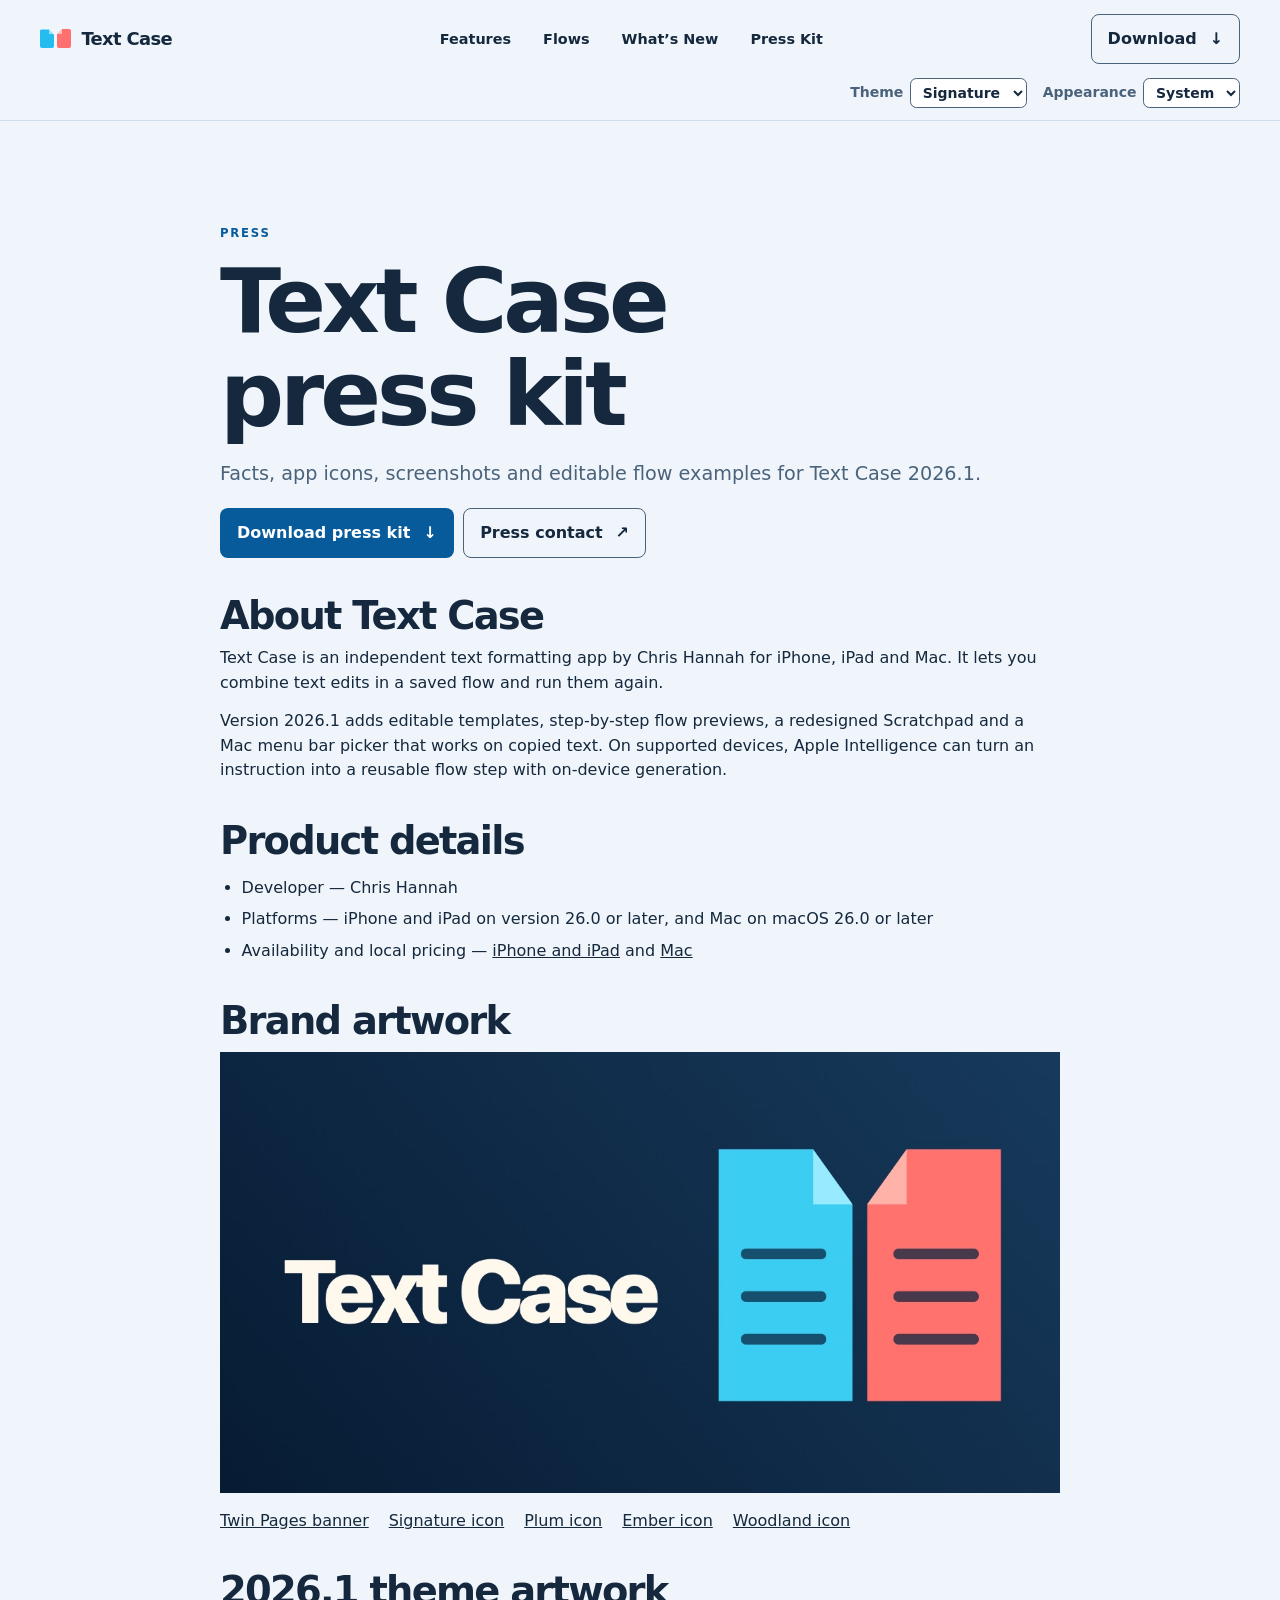
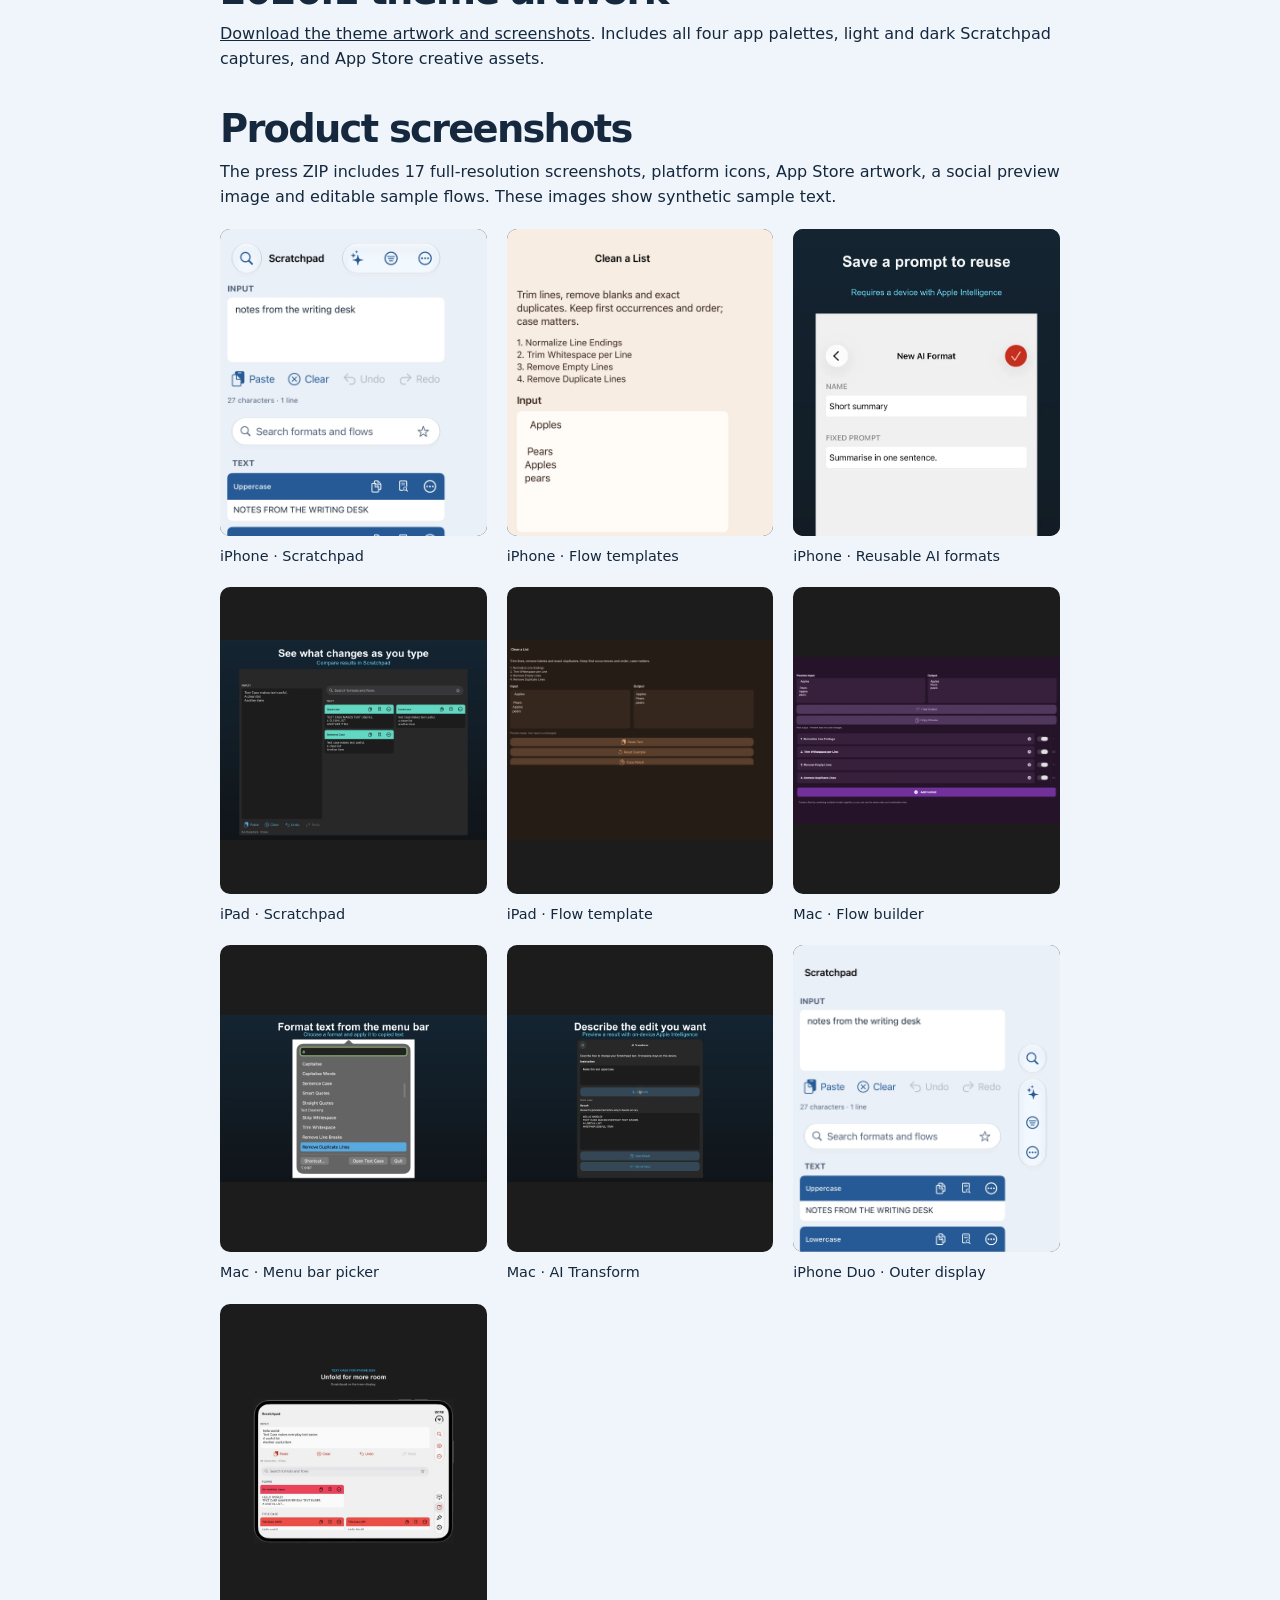
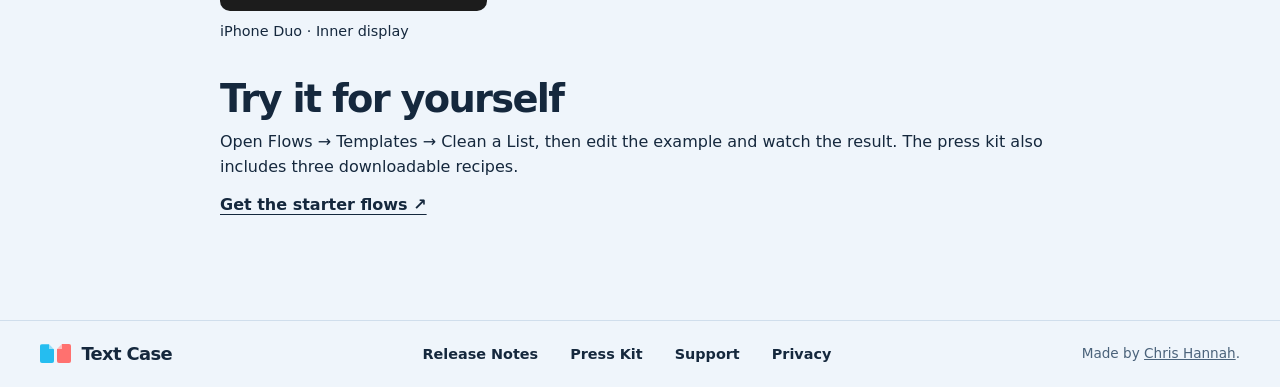
<file: press/index.html>
<!doctype html>
<html lang="en-GB">
<head>
<meta charset="utf-8">
<meta name="viewport" content="width=device-width, initial-scale=1">
<title>Text Case press kit · Text Case</title>
<meta name="description" content="Facts, app icons, screenshots and editable flow examples for Text Case 2026.1.">
<link rel="canonical" href="https://textcase.app/press/">
<meta property="og:title" content="Text Case press kit · Text Case">
<meta property="og:description" content="Facts, app icons, screenshots and editable flow examples for Text Case 2026.1.">
<meta property="og:image" content="https://textcase.app/assets/social-text-case.jpg">
<meta property="og:image:width" content="1200">
<meta property="og:image:height" content="630">
<meta property="og:image:alt" content="Text Case icon and wordmark surrounded by blue and red folded pages.">
<meta name="twitter:image" content="https://textcase.app/assets/social-text-case.jpg">
<meta name="twitter:image:alt" content="Text Case icon and wordmark surrounded by blue and red folded pages.">
<meta name="twitter:card" content="summary_large_image">
<link rel="icon" href="../assets/favicon.png">
<link rel="stylesheet" href="../styles.css">
<link rel="stylesheet" href="../themes.css">
<script src="../theme.js"></script>
</head>
<body>
<a class="skip" href="#main">Skip to content</a>
<header class="site-header"><div class="wrap nav">
<a class="brand" href="../"><span class="twin-pages" aria-hidden="true"><i></i><i></i></span>Text Case</a>
<nav aria-label="Main navigation"><a href="../features/">Features</a><a href="../#flows">Flows</a><a href="../release-notes/">What’s New</a><a href="../press/" aria-current="page">Press Kit</a></nav>
<a class="button nav-download" href="../#download">Download <span aria-hidden="true">↓</span></a>
</div>  <div class="wrap appearance-controls" hidden>
    <label>Theme
      <select data-theme-picker>
        <option value="signature">Signature</option>
        <option value="plum">Plum</option>
        <option value="ember">Ember</option>
        <option value="woodland">Woodland</option>
      </select>
    </label>
    <label>Appearance
      <select data-appearance-picker>
        <option value="system">System</option>
        <option value="light">Light</option>
        <option value="dark">Dark</option>
      </select>
    </label>
  </div>
</header>
<main class="section wrap" id="main"><article class="article"><p class="eyebrow">PRESS</p><h1>Text Case press kit</h1><p class="intro">Facts, app icons, screenshots and editable flow examples for Text Case 2026.1.</p>

<div class="download-row"><a class="button primary" download href="../downloads/text-case-2026.1-press-kit.zip">Download press kit <span aria-hidden="true">↓</span></a><a class="button secondary" href="https://chrishannah.me/contact/">Press contact <span aria-hidden="true">↗</span></a></div>
<h2>About Text Case</h2>
<p>Text Case is an independent text formatting app by Chris Hannah for iPhone, iPad and Mac. It lets you combine text edits in a saved flow and run them again.</p>
<p>Version 2026.1 adds editable templates, step-by-step flow previews, a redesigned Scratchpad and a Mac menu bar picker that works on copied text. On supported devices, Apple Intelligence can turn an instruction into a reusable flow step with on-device generation.</p>
<h2>Product details</h2>
<ul><li>Developer — Chris Hannah</li><li>Platforms — iPhone and iPad on version 26.0 or later, and Mac on macOS 26.0 or later</li><li>Availability and local pricing — <a href="https://apps.apple.com/app/id1407730596">iPhone and iPad</a> and <a href="https://apps.apple.com/app/id1492174677">Mac</a></li></ul>
<h2>Brand artwork</h2>
<img src="../assets/social-text-case.jpg" alt="Text Case wordmark beside the blue and red Twin Pages mark" width="1200" height="630">
<div class="brand-assets">
  <a href="../assets/social-text-case.jpg" download>Twin Pages banner</a>
  <a href="../assets/aa-Signature.png" download>Signature icon</a>
  <a href="../assets/aa-Plum.png" download>Plum icon</a>
  <a href="../assets/aa-Ember.png" download>Ember icon</a>
  <a href="../assets/aa-Woodland.png" download>Woodland icon</a>
</div>
<h2>2026.1 theme artwork</h2>
<p><a href="../downloads/text-case-2026.1-theme-artwork.zip" download>Download the theme artwork and screenshots</a>. Includes all four app palettes, light and dark Scratchpad captures, and App Store creative assets.</p>
<h2>Product screenshots</h2>
<p>The press ZIP includes 17 full-resolution screenshots, platform icons, App Store artwork, a social preview image and editable sample flows. These images show synthetic sample text.</p>
<div class="gallery press-gallery">
<figure><a href="../assets/press/iphone-scratchpad.webp"><img src="../assets/press/iphone-scratchpad.webp" alt="iPhone · Scratchpad" width="1200" height="2608" loading="lazy"></a><figcaption>iPhone · Scratchpad</figcaption></figure>
<figure><a href="../assets/press/iphone-flows.webp"><img src="../assets/press/iphone-flows.webp" alt="iPhone · Flow templates" width="1200" height="2608" loading="lazy"></a><figcaption>iPhone · Flow templates</figcaption></figure>
<figure><a href="../assets/press/iphone-ai-formats.webp"><img src="../assets/press/iphone-ai-formats.webp" alt="iPhone · Reusable AI formats" width="663" height="1440" loading="lazy"></a><figcaption>iPhone · Reusable AI formats</figcaption></figure>
<figure><a href="../assets/press/ipad-results.webp"><img src="../assets/press/ipad-results.webp" alt="iPad · Scratchpad" width="1440" height="1080" loading="lazy"></a><figcaption>iPad · Scratchpad</figcaption></figure>
<figure><a href="../assets/press/ipad-template.webp"><img src="../assets/press/ipad-template.webp" alt="Clean a List flow template on iPad" width="1200" height="900" loading="lazy"></a><figcaption>iPad · Flow template</figcaption></figure>
<figure><a href="../assets/press/mac-builder.webp"><img src="../assets/press/mac-builder.webp" alt="Flow builder on Mac" width="1200" height="750" loading="lazy"></a><figcaption>Mac · Flow builder</figcaption></figure>
<figure><a href="../assets/press/mac-menu.webp"><img src="../assets/press/mac-menu.webp" alt="Mac · Menu bar picker" width="1440" height="900" loading="lazy"></a><figcaption>Mac · Menu bar picker</figcaption></figure>
<figure><a href="../assets/press/mac-ai.webp"><img src="../assets/press/mac-ai.webp" alt="Mac · AI Transform" width="1440" height="900" loading="lazy"></a><figcaption>Mac · AI Transform</figcaption></figure>
<figure><a href="../assets/duo-outer.webp"><img src="../assets/duo-outer.webp" alt="iPhone Duo · Outer display" width="1100" height="1601" loading="lazy"></a><figcaption>iPhone Duo · Outer display</figcaption></figure>
<figure><a href="../assets/press/duo-unfolded.webp"><img src="../assets/press/duo-unfolded.webp" alt="iPhone Duo · Inner display" width="1440" height="1013" loading="lazy"></a><figcaption>iPhone Duo · Inner display</figcaption></figure>
</div>
<h2>Try it for yourself</h2>
<p>Open Flows → Templates → Clean a List, then edit the example and watch the result. The press kit also includes three downloadable recipes.</p>
<p><a class="text-link" href="../#flows">Get the starter flows ↗</a></p>
</article></main>
<footer class="site-footer"><div class="wrap footer-grid"><a class="brand" href="../"><span class="twin-pages" aria-hidden="true"><i></i><i></i></span>Text Case</a><nav aria-label="Footer"><a href="../release-notes/">Release Notes</a><a href="../press/">Press Kit</a><a href="../help/">Support</a><a href="https://chrishannah.me/apps/text-case/privacy-policy">Privacy</a></nav><p>Made by <a href="https://chrishannah.me/">Chris Hannah</a>.</p></div></footer>
</body></html>
</file>
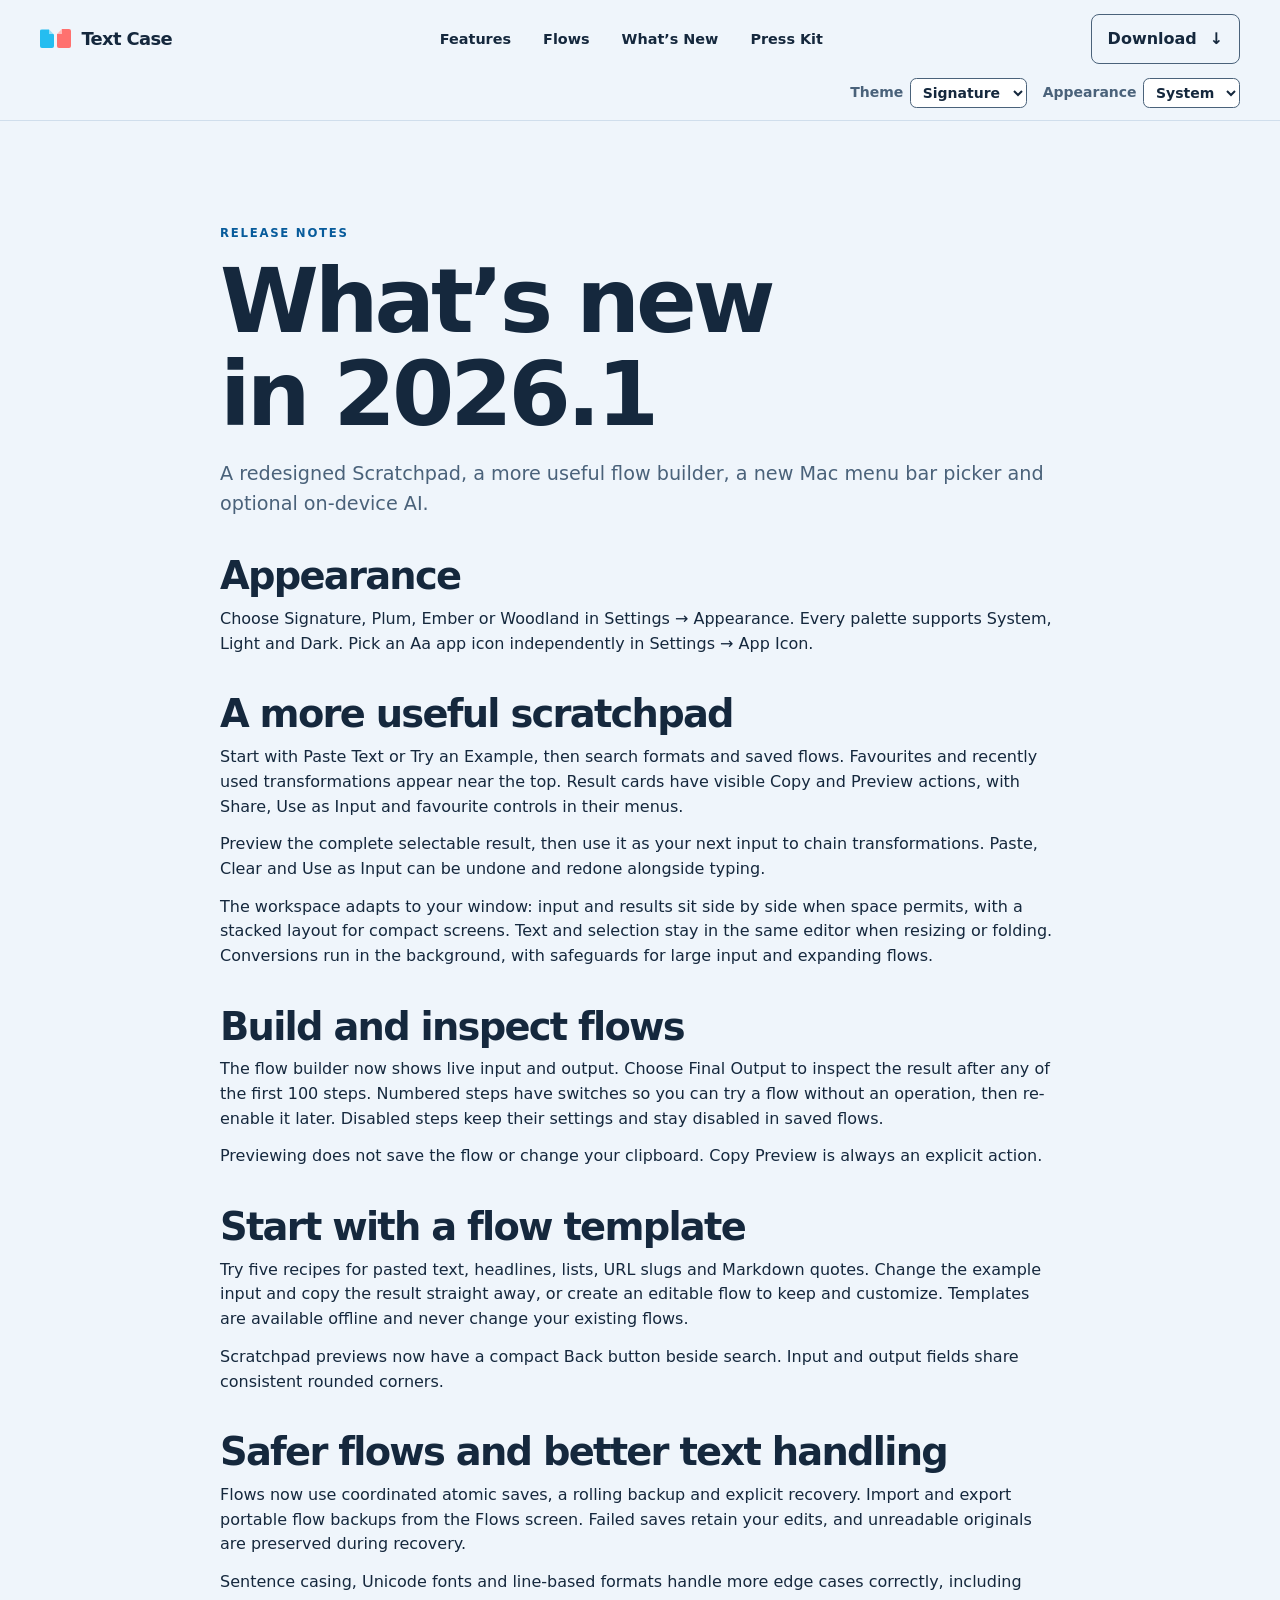
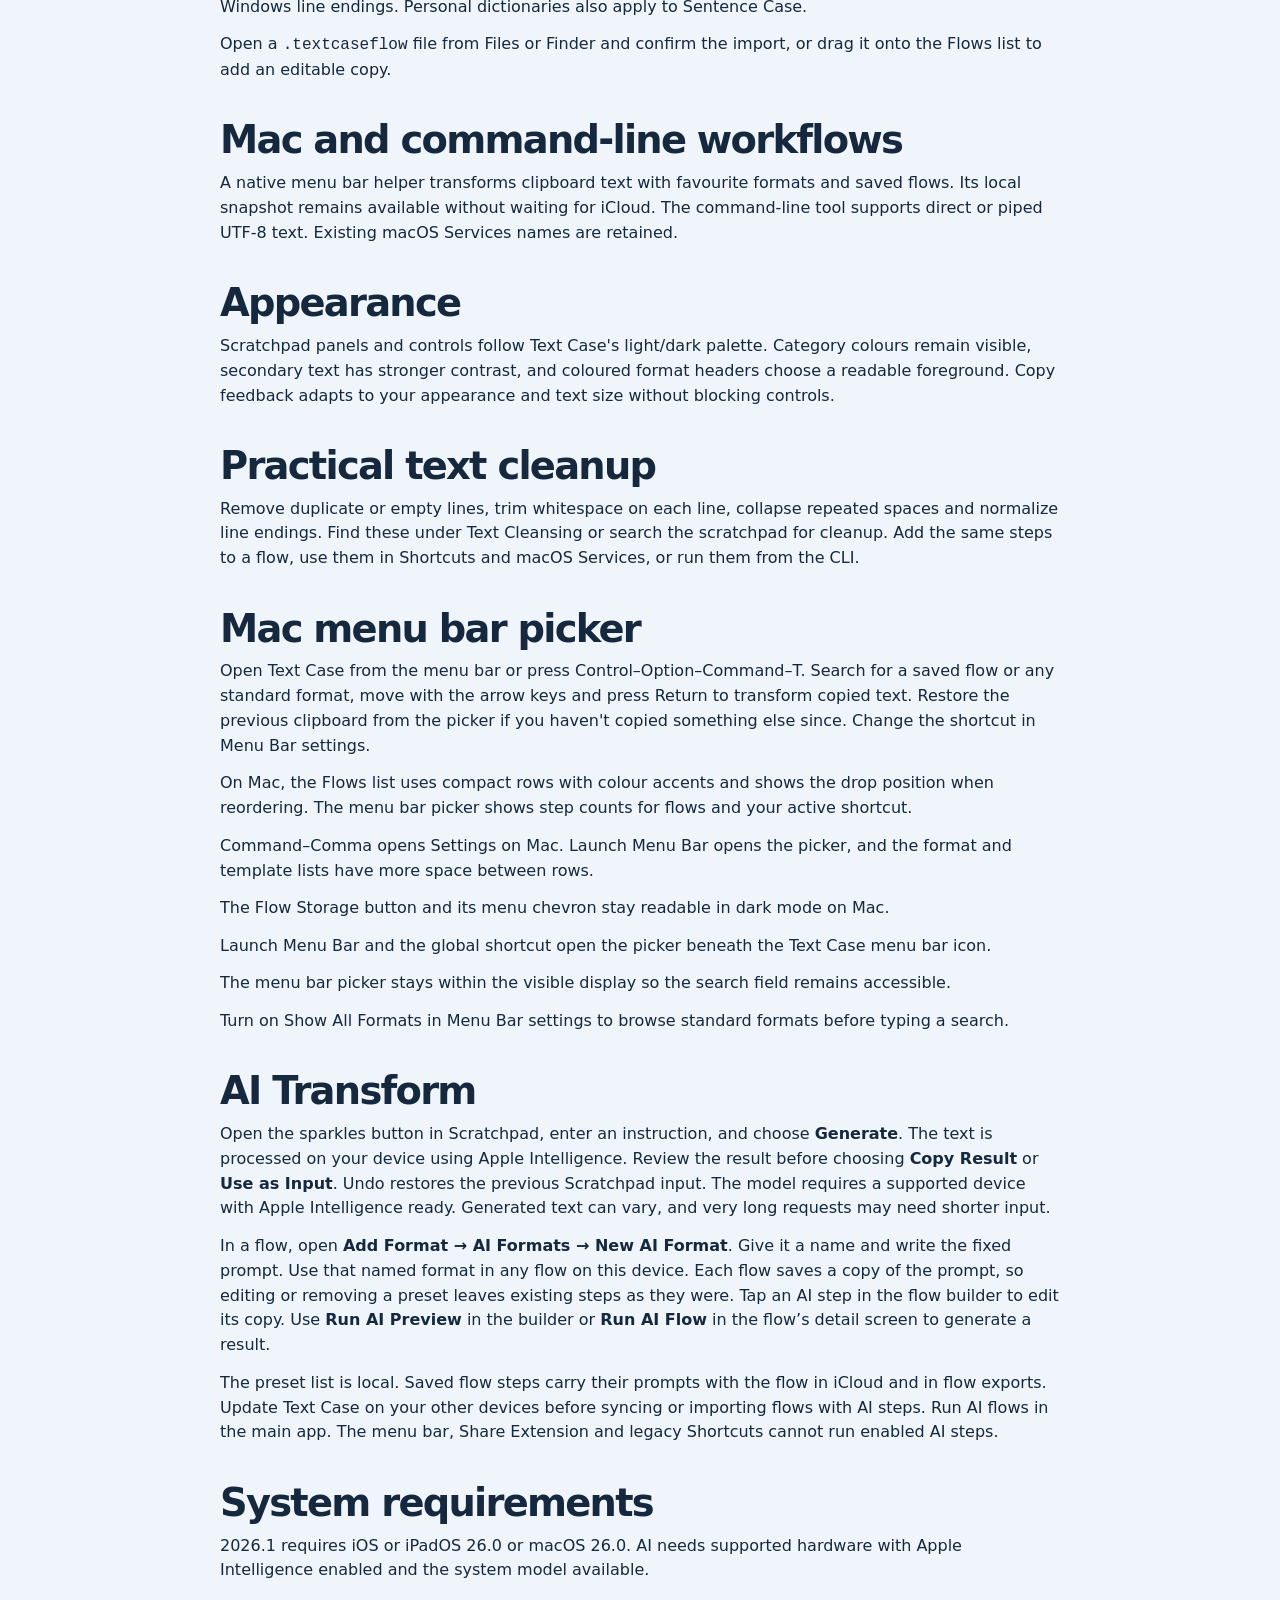
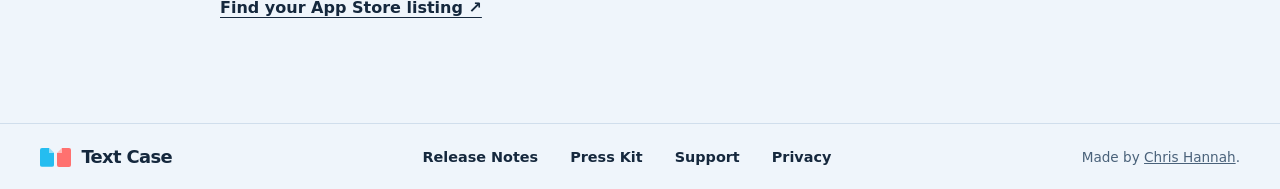
<file: release-notes/index.html>
<!doctype html>
<html lang="en-GB">
<head>
<meta charset="utf-8">
<meta name="viewport" content="width=device-width, initial-scale=1">
<title>What’s new in 2026.1 · Text Case</title>
<meta name="description" content="A redesigned Scratchpad, a more useful flow builder, a new Mac menu bar picker and optional on-device AI.">
<link rel="canonical" href="https://textcase.app/release-notes/">
<meta property="og:title" content="What’s new in 2026.1 · Text Case">
<meta property="og:description" content="A redesigned Scratchpad, a more useful flow builder, a new Mac menu bar picker and optional on-device AI.">
<meta property="og:image" content="https://textcase.app/assets/social-text-case.jpg">
<meta property="og:image:width" content="1200">
<meta property="og:image:height" content="630">
<meta property="og:image:alt" content="Text Case icon and wordmark surrounded by blue and red folded pages.">
<meta name="twitter:image" content="https://textcase.app/assets/social-text-case.jpg">
<meta name="twitter:image:alt" content="Text Case icon and wordmark surrounded by blue and red folded pages.">
<meta name="twitter:card" content="summary_large_image">
<link rel="icon" href="../assets/favicon.png">
<link rel="stylesheet" href="../styles.css">
<link rel="stylesheet" href="../themes.css">
<script src="../theme.js"></script>
</head>
<body>
<a class="skip" href="#main">Skip to content</a>
<header class="site-header"><div class="wrap nav">
<a class="brand" href="../"><span class="twin-pages" aria-hidden="true"><i></i><i></i></span>Text Case</a>
<nav aria-label="Main navigation"><a href="../features/">Features</a><a href="../#flows">Flows</a><a href="../release-notes/" aria-current="page">What’s New</a><a href="../press/">Press Kit</a></nav>
<a class="button nav-download" href="../#download">Download <span aria-hidden="true">↓</span></a>
</div>  <div class="wrap appearance-controls" hidden>
    <label>Theme
      <select data-theme-picker>
        <option value="signature">Signature</option>
        <option value="plum">Plum</option>
        <option value="ember">Ember</option>
        <option value="woodland">Woodland</option>
      </select>
    </label>
    <label>Appearance
      <select data-appearance-picker>
        <option value="system">System</option>
        <option value="light">Light</option>
        <option value="dark">Dark</option>
      </select>
    </label>
  </div>
</header>
<main class="section wrap" id="main"><article class="article"><p class="eyebrow">RELEASE NOTES</p><h1>What’s new in 2026.1</h1><p class="intro">A redesigned Scratchpad, a more useful flow builder, a new Mac menu bar picker and optional on-device AI.</p>
<h2>Appearance</h2>
<p>Choose Signature, Plum, Ember or Woodland in Settings → Appearance. Every palette supports System, Light and Dark. Pick an Aa app icon independently in Settings → App Icon.</p>
<h2>A more useful scratchpad</h2>
<p>Start with Paste Text or Try an Example, then search formats and saved flows. Favourites and recently used transformations appear near the top. Result cards have visible Copy and Preview actions, with Share, Use as Input and favourite controls in their menus.</p>
<p>Preview the complete selectable result, then use it as your next input to chain transformations. Paste, Clear and Use as Input can be undone and redone alongside typing.</p>
<p>The workspace adapts to your window: input and results sit side by side when space permits, with a stacked layout for compact screens. Text and selection stay in the same editor when resizing or folding. Conversions run in the background, with safeguards for large input and expanding flows.</p>
<h2>Build and inspect flows</h2>
<p>The flow builder now shows live input and output. Choose Final Output to inspect the result after any of the first 100 steps. Numbered steps have switches so you can try a flow without an operation, then re-enable it later. Disabled steps keep their settings and stay disabled in saved flows.</p>
<p>Previewing does not save the flow or change your clipboard. Copy Preview is always an explicit action.</p>
<h2>Start with a flow template</h2>
<p>Try five recipes for pasted text, headlines, lists, URL slugs and Markdown quotes. Change the example input and copy the result straight away, or create an editable flow to keep and customize. Templates are available offline and never change your existing flows.</p>
<p>Scratchpad previews now have a compact Back button beside search. Input and output fields share consistent rounded corners.</p>
<h2>Safer flows and better text handling</h2>
<p>Flows now use coordinated atomic saves, a rolling backup and explicit recovery. Import and export portable flow backups from the Flows screen. Failed saves retain your edits, and unreadable originals are preserved during recovery.</p>
<p>Sentence casing, Unicode fonts and line-based formats handle more edge cases correctly, including Windows line endings. Personal dictionaries also apply to Sentence Case.</p>
<p>Open a <code>.textcaseflow</code> file from Files or Finder and confirm the import, or drag it onto the Flows list to add an editable copy.</p>
<h2>Mac and command-line workflows</h2>
<p>A native menu bar helper transforms clipboard text with favourite formats and saved flows. Its local snapshot remains available without waiting for iCloud. The command-line tool supports direct or piped UTF-8 text. Existing macOS Services names are retained.</p>
<h2>Appearance</h2>
<p>Scratchpad panels and controls follow Text Case&#x27;s light/dark palette. Category colours remain visible, secondary text has stronger contrast, and coloured format headers choose a readable foreground. Copy feedback adapts to your appearance and text size without blocking controls.</p>
<h2>Practical text cleanup</h2>
<p>Remove duplicate or empty lines, trim whitespace on each line, collapse repeated spaces and normalize line endings. Find these under Text Cleansing or search the scratchpad for cleanup. Add the same steps to a flow, use them in Shortcuts and macOS Services, or run them from the CLI.</p>
<h2>Mac menu bar picker</h2>
<p>Open Text Case from the menu bar or press Control–Option–Command–T. Search for a saved flow or any standard format, move with the arrow keys and press Return to transform copied text. Restore the previous clipboard from the picker if you haven&#x27;t copied something else since. Change the shortcut in Menu Bar settings.</p>
<p>On Mac, the Flows list uses compact rows with colour accents and shows the drop position when reordering. The menu bar picker shows step counts for flows and your active shortcut.</p>
<p>Command–Comma opens Settings on Mac. Launch Menu Bar opens the picker, and the format and template lists have more space between rows.</p>
<p>The Flow Storage button and its menu chevron stay readable in dark mode on Mac.</p>
<p>Launch Menu Bar and the global shortcut open the picker beneath the Text Case menu bar icon.</p>
<p>The menu bar picker stays within the visible display so the search field remains accessible.</p>
<p>Turn on Show All Formats in Menu Bar settings to browse standard formats before typing a search.</p>
<h2>AI Transform</h2>
<p>Open the sparkles button in Scratchpad, enter an instruction, and choose <strong>Generate</strong>. The text is processed on your device using Apple Intelligence. Review the result before choosing <strong>Copy Result</strong> or <strong>Use as Input</strong>. Undo restores the previous Scratchpad input. The model requires a supported device with Apple Intelligence ready. Generated text can vary, and very long requests may need shorter input.</p>
<p>In a flow, open <strong>Add Format → AI Formats → New AI Format</strong>. Give it a name and write the fixed prompt. Use that named format in any flow on this device. Each flow saves a copy of the prompt, so editing or removing a preset leaves existing steps as they were. Tap an AI step in the flow builder to edit its copy. Use <strong>Run AI Preview</strong> in the builder or <strong>Run AI Flow</strong> in the flow’s detail screen to generate a result.</p>
<p>The preset list is local. Saved flow steps carry their prompts with the flow in iCloud and in flow exports. Update Text Case on your other devices before syncing or importing flows with AI steps. Run AI flows in the main app. The menu bar, Share Extension and legacy Shortcuts cannot run enabled AI steps.</p>
<h2>System requirements</h2>
<p>2026.1 requires iOS or iPadOS 26.0 or macOS 26.0. AI needs supported hardware with Apple Intelligence enabled and the system model available.</p>
<p><a class="text-link" href="../#download">Find your App Store listing ↗</a></p>
</article></main>
<footer class="site-footer"><div class="wrap footer-grid"><a class="brand" href="../"><span class="twin-pages" aria-hidden="true"><i></i><i></i></span>Text Case</a><nav aria-label="Footer"><a href="../release-notes/">Release Notes</a><a href="../press/">Press Kit</a><a href="../help/">Support</a><a href="https://chrishannah.me/apps/text-case/privacy-policy">Privacy</a></nav><p>Made by <a href="https://chrishannah.me/">Chris Hannah</a>.</p></div></footer>
</body></html>
</file>
<file: styles.css>
:root{color-scheme:light dark;--ink:#0d0d0d;--muted:#515151;--paper:#f0f0f0;--surface:#fafafa;--line:#d3d3d3;--hero:#fafafa;--soft:#f9e7e6;--accent:#d80d04;--accent-ink:#fff;--focus:#a90903;--border:#858585;--shadow:#16161620;--dark:#1c1c1c;--light-ink:#f2f2f2;--wrap:1200px;font-family:system-ui,-apple-system,BlinkMacSystemFont,sans-serif;scroll-behavior:smooth}
*,*::before,*::after{box-sizing:border-box}
body{margin:0;background:var(--paper);color:var(--ink);font-size:16px;line-height:1.55}
a{color:inherit}
img{max-width:100%;height:auto;display:block}
figure,p{margin:0}
h1,h2,h3{line-height:1.03;letter-spacing:-.045em;margin:0;text-wrap:balance}
h2{font-size:clamp(2.4rem,5.1vw,4.9rem)}
h3{font-size:1.55rem}
:focus-visible{outline:3px solid var(--focus);outline-offset:4px}
.skip{position:absolute;left:1rem;top:-8rem;z-index:5;background:var(--surface);padding:.6rem 1rem}
.skip:focus{top:.5rem}
.wrap{width:min(100% - 80px,var(--wrap));margin-inline:auto}
.site-header{border-bottom:1px solid var(--line);background:var(--paper)}
.nav,.footer-grid{display:flex;align-items:center;justify-content:space-between;gap:1.5rem}
.nav{min-height:78px}
.brand{display:inline-flex;align-items:center;gap:.65rem;font-weight:760;font-size:1.12rem;letter-spacing:-.035em;text-decoration:none;white-space:nowrap}
.brand img{border-radius:9px}
nav{display:flex;align-items:center;gap:clamp(.85rem,2.5vw,2rem)}
nav a{text-decoration:none;font-size:.9rem;font-weight:630}
nav a:hover,.text-link:hover{text-decoration:underline;text-underline-offset:.22em}
.button{display:inline-flex;align-items:center;justify-content:center;gap:.8rem;border:1px solid transparent;padding:.72rem 1rem;border-radius:8px;font-weight:700;text-decoration:none;white-space:nowrap}
.button:hover{box-shadow:0 2px 0 var(--accent)}
.nav-download,.secondary{border-color:var(--border)}
.primary{background:var(--accent);color:var(--accent-ink)}
.edition{display:inline-flex;gap:.52rem;align-items:center;color:var(--accent);font-size:.85rem;font-weight:760;text-decoration:none;margin-bottom:1.25rem}
.edition span{width:.55rem;height:.55rem;background:var(--accent);border-radius:50%;display:inline-block}
.edition:hover{text-decoration:underline}
.download-row{display:flex;flex-wrap:wrap;gap:.6rem}
.section{padding-block:clamp(3.6rem,8vw,7.1rem)}
.section-head{max-width:760px;margin-bottom:clamp(2rem,4.5vw,3.8rem)}
.eyebrow{letter-spacing:.15em;font-size:.73rem;font-weight:800;color:var(--accent);margin:0 0 .85rem}
.section-head>p:last-child:not(.eyebrow),.download-section p:last-child{max-width:57ch;margin-top:1rem;color:var(--muted);font-size:1.09rem}
.muted{color:var(--muted)}
.dark-section{background:var(--dark);color:var(--light-ink)}
.dark-section .eyebrow{color:#30abe4}
.dark-section p:not(.eyebrow){margin-block:1rem 1.25rem;color:#c7c7c7}
kbd{font:inherit;font-weight:750;white-space:nowrap}
.text-link{font-weight:750;text-underline-offset:.25em}
.flow-grid,.download-section{display:grid;grid-template-columns:1fr 1fr;align-items:center;gap:clamp(1.5rem,6vw,5rem)}
.example{border:1px solid var(--line);border-radius:12px;padding:1.3rem;background:var(--surface)}
.example label,.output span{font-weight:780}
textarea,pre{font:inherit;font-family:ui-monospace,SFMono-Regular,Menlo,monospace}
textarea{display:block;width:100%;resize:vertical;min-height:5rem;margin-top:.6rem;border-radius:7px;border:1px solid var(--border);padding:.6rem;background:var(--paper);color:var(--ink)}
.example-caption{font-size:.85rem;color:var(--muted);margin-block:.55rem .75rem}
.output{background:var(--soft);border-radius:8px;padding:.7rem}
.output span{font-size:.65rem;letter-spacing:.12em}
pre{margin:.35rem 0 0;white-space:pre-wrap;overflow-wrap:anywhere}
.flow-list a{display:flex;align-items:center;justify-content:space-between;gap:.75rem;text-decoration:none;border-top:1px solid var(--line);padding:1rem .2rem}
.flow-list a:last-child{border-bottom:1px solid var(--line)}
.flow-list a:hover{background:var(--soft)}
.flow-list strong{display:block;font-size:1.14rem}
.flow-list small{color:var(--muted)}
.flow-list b{font-size:1.25rem}
.gallery{display:grid;grid-template-columns:repeat(3,minmax(0,1fr));gap:1.25rem}
.gallery a{display:grid;place-items:center;overflow:hidden;height:clamp(200px,24vw,340px);border-radius:10px;background:#1c1c1c}
.gallery img{width:100%;height:100%;object-fit:contain}
.gallery figcaption,.gallery-note{margin-top:.55rem;font-size:.9rem}
.download-section .download-row{justify-content:flex-end}
.site-footer{border-top:1px solid var(--line);padding-block:1.2rem}
.footer-grid p{color:var(--muted);font-size:.85rem}
.article{max-width:840px;margin-inline:auto}
.article h1{font-size:clamp(2.9rem,7vw,6rem);margin-bottom:1.2rem}
.article h2{font-size:clamp(1.7rem,3vw,2.45rem);margin-top:2.35rem;margin-bottom:.7rem}
.article h3{margin-top:1.5rem;margin-bottom:.6rem}
.article p + p{margin-top:.8rem}
.article ul,.article ol{padding-left:1.35rem}
.article li+li{margin-top:.4rem}
.article .intro{color:var(--muted);font-size:1.2rem}
.article .download-row{margin-top:1.2rem}
.article details{border-top:1px solid var(--line);padding:.9rem 0}
.article summary{cursor:pointer;font-weight:700}
.article details p{padding-top:.45rem}
.press-gallery{margin-top:1.2rem}
@media(max-width:900px){.wrap{width:calc(100% - 44px)}.nav-download{display:none}.gallery{grid-template-columns:repeat(2,minmax(0,1fr))}.footer-grid{flex-wrap:wrap}}
@media(max-width:680px){.wrap{width:calc(100% - 32px)}.nav{min-height:0;flex-wrap:wrap;gap:.6rem;padding-block:.8rem}.nav nav{flex-basis:100%;flex-wrap:wrap;gap:.9rem}.nav a{font-size:.86rem}.flow-grid,.download-section{grid-template-columns:1fr}.download-section .download-row{justify-content:flex-start}.footer-grid{align-items:flex-start;flex-direction:column;gap:.75rem}.footer-grid nav{flex-wrap:wrap}.gallery{gap:.8rem}.gallery a{height:175px}}
@media(prefers-reduced-motion:reduce){:root{scroll-behavior:auto}}

@media(prefers-color-scheme:dark){:root{--ink:#f2f2f2;--muted:#c0c0c0;--paper:#282828;--surface:#1c1c1c;--line:#484848;--hero:#282828;--soft:#223c49;--accent:#30abe4;--accent-ink:#121212;--focus:#6acdf6;--border:#959595;--shadow:#0006}}

.feature-browse{margin-top:1.3rem}
.feature-details h1{font-size:clamp(2.8rem,7.2vw,6.5rem)}
.feature-details h2{font-size:clamp(2rem,4.8vw,3.5rem)}
.showcase-body>section{padding-block:clamp(1.9rem,4.5vw,4rem);border-top:1px solid var(--line)}
.feature-jump{flex-wrap:wrap;gap:.6rem;margin-bottom:clamp(1.6rem,4vw,3rem)}
.feature-jump a{border:1px solid var(--line);border-radius:8px;background:var(--surface);padding:.5rem .75rem}
.feature-intro{max-width:70ch;color:var(--muted);margin-top:.85rem}
.format-grid{display:grid;grid-template-columns:repeat(3,minmax(0,1fr));gap:1rem;margin-top:1.6rem}
.format-grid article{border:1px solid var(--line);border-radius:10px;padding:1.15rem;background:var(--surface)}
.format-grid article p,.feature-story p{margin-top:.75rem;color:var(--muted)}
.feature-story{display:grid;grid-template-columns:1fr 1fr;align-items:center;gap:clamp(1.4rem,5vw,4rem)}
.feature-story ul{margin:1rem 0 0;padding-inline-start:1.2rem;color:var(--muted)}
.feature-story li+li{margin-top:.35rem}
.feature-story figure img{border:1px solid var(--line);border-radius:10px}
.feature-story figcaption{margin-top:.5rem;color:var(--muted);font-size:.88rem}
.showcase-body>.download-row{border-top:1px solid var(--line);padding-top:1.4rem}

@media(max-width:900px){
  .format-grid{grid-template-columns:repeat(2,minmax(0,1fr))}
}
@media(max-width:680px){
  .format-grid,.feature-story{grid-template-columns:1fr}
}

.showcase-hero {
  background:radial-gradient(ellipse at 80% 65%,var(--showcase-glow,#d8ecf5),transparent 55%),var(--hero);
  border-bottom:1px solid var(--line);
}
.showcase-lead {
  display:grid;
  grid-template-columns:minmax(0,.82fr) minmax(0,1.18fr);
  align-items:center;
  gap:clamp(1.2rem,4vw,4rem);
  padding-block:clamp(3rem,8vw,7.7rem);
}
.showcase-lead h1{letter-spacing:-.075em;text-wrap:initial}
.showcase-lead p{max-width:38ch;margin-block:1.2rem 1.6rem;color:var(--muted);font-size:clamp(1.05rem,1.7vw,1.25rem)}
.showcase-lead .button{white-space:normal;text-align:center}
.showcase-body{padding-block:clamp(1.4rem,3.8vw,3rem) clamp(3rem,6vw,6rem)}
.device-stage{position:relative;min-width:0;padding:0 8% 8% 0}
.device-tablet,.device-phone,.story-screen{
  position:relative;
  width:100%;
  overflow:hidden;
  border-radius:12px;
  background:#222;
  box-shadow:0 12px 26px #0004;
}
.device-tablet img,.device-phone img,.story-screen img{position:absolute;max-width:none;height:auto;border:0}
.device-tablet{outline:clamp(3px,.55vw,8px) solid #292929;outline-offset:-1px}
.device-phone{position:absolute;right:0;bottom:0;width:26%;outline:clamp(3px,.48vw,7px) solid #292929;outline-offset:-1px}
.crop-ipad{aspect-ratio:1800/1309}
.crop-ipad img{width:100%;inset:0}
.crop-iphone{aspect-ratio:832/1800}
.crop-iphone img{width:100%;inset:0}
.crop-ai{aspect-ratio:1100/1206;max-width:360px}
.crop-ai img{width:100%;inset:0}
.crop-menu{aspect-ratio:752/852;max-width:300px}
.crop-menu img{width:100%;inset:0}
.flow-screen{aspect-ratio:1.15}
.flow-screen img{width:100%;inset:0}
.story-visual{display:grid;place-items:center;min-width:0;border-radius:18px;overflow:hidden}
.story-visual{padding:clamp(1.1rem,3vw,2.2rem)}
.visual-blue{background:radial-gradient(ellipse at 65% 75%,#235467,#14262e 74%)}
.visual-red{background:radial-gradient(ellipse at 65% 75%,#633835,#321e21 74%)}
.story-visual .story-screen img{border:0;border-radius:0}
.automation-layout{display:grid;grid-template-columns:minmax(0,.9fr) minmax(0,1.1fr);gap:clamp(1rem,4.5vw,4rem);margin-top:1.5rem;align-items:start}
.automation-copy article{padding-block:1rem;border-bottom:1px solid var(--line)}
.automation-copy article:first-child{padding-top:0}
.automation-copy p{margin-top:.5rem;color:var(--muted)}
.format-demo{display:grid;grid-template-columns:repeat(2,minmax(0,1fr));gap:1px;background:#4a4a4a;border:1px solid #4a4a4a;border-radius:14px;overflow:hidden;margin-top:1.6rem;color:#f4f4f4}
.format-options{display:flex;flex-wrap:wrap;gap:.65rem;grid-column:1/-1;min-width:0;margin:0;border:0;padding:.95rem 1.1rem;background:#1c1c1c}
.format-options legend{position:absolute;width:1px;height:1px;overflow:hidden;clip-path:inset(50%)}
.format-options label{position:relative;cursor:pointer;border:1px solid #686868;border-radius:7px;padding:.35rem .68rem;font-weight:650;font-size:.9rem}
.format-options input{position:absolute;opacity:0;inset:0;width:100%;height:100%;margin:0;cursor:pointer}
.format-options label:has(input:checked){background:#30abe4;color:#111;border-color:#30abe4}
.format-options label:has(input:focus-visible){outline:2px solid #7bd6ff;outline-offset:3px}
.format-sample{background:#222;min-height:8rem;padding:1.05rem 1.1rem;min-width:0}
.format-sample span{font-size:.82rem;color:#c1c1c1;font-weight:650}
.format-sample pre{font-size:clamp(.83rem,1.5vw,1rem)}
.format-result{background:#182c35}
@media(min-width:681px){.reverse-story .story-visual{grid-column:1;grid-row:1}.reverse-story>div{grid-column:2;grid-row:1}}
@media(max-width:680px){
  .showcase-lead,.automation-layout{grid-template-columns:1fr}
  .device-stage{margin:1rem 0 0}
  .story-visual{order:-1}
}
@media(prefers-color-scheme:dark){:root{--showcase-glow:#163a49}}

.home-hero{padding-block:clamp(2.7rem,6vw,5.5rem) clamp(1rem,3vw,2.4rem);background:radial-gradient(ellipse at 50% 72%,var(--showcase-glow,#d8ecf5),transparent 70%),var(--hero)}
.home-lead{text-align:center;margin-inline:auto}
.home-lead h1{font-size:clamp(3.9rem,10vw,8.7rem);letter-spacing:-.078em;line-height:.92}
.home-lead h1 em{color:var(--accent);font-style:normal}
.home-lead p{max-width:51ch;margin:1.35rem auto 1.5rem;font-size:clamp(1rem,2vw,1.24rem);color:var(--muted)}
.home-lead .download-row{justify-content:center}
.home-device-frame{margin-top:clamp(1.8rem,4.5vw,4rem);border-radius:clamp(14px,2vw,24px);padding:clamp(.8rem,4vw,3.4rem) clamp(.85rem,5.8vw,5rem) clamp(.7rem,2.6vw,1.8rem);overflow:hidden;color:#d6e5eb}
.home-device-frame .device-stage{padding:0 13% 5% 0}
.home-device-frame .device-phone{width:25%;bottom:0}
.home-device-frame figcaption{margin:.85rem 0 0;text-align:center;font-size:.85rem}
.home-stories{padding-block:clamp(.7rem,3vw,2.5rem)}
.home-story{grid-template-columns:minmax(0,.78fr) minmax(0,1.22fr);padding-block:clamp(2.2rem,5vw,4.5rem)}
.home-story.reverse-story{grid-template-columns:minmax(0,1.22fr) minmax(0,.78fr)}
.home-stories>.home-story+.home-story{border-top:1px solid var(--line)}
.home-story h2,.home-devices h2{font-size:clamp(2.2rem,4.8vw,4rem)}
.home-story p:not(.eyebrow){font-size:clamp(1rem,1.6vw,1.13rem)}
.home-story .text-link{display:inline-block;margin-top:1rem}
.home-story p.home-note,.home-note{font-size:.85rem;color:var(--muted)}
.home-example-pair{min-width:0;padding:clamp(1rem,3.3vw,2.4rem);background:#1c1c1c;color:#f2f2f2;border-radius:18px}
.home-example-pair figcaption{color:#c5c5c5;font-size:.85rem;font-weight:650}
.home-example-pair pre{margin:.4rem 0 1.2rem}
.home-example-pair dl{display:grid;gap:.55rem;margin:0}
.home-example-pair dl>div{border-radius:8px;background:#182e39;overflow:hidden}
.home-example-pair dt{background:#30abe4;color:#101010;padding:.34rem .7rem;font-weight:750;font-size:.86rem}
.home-example-pair dd{margin:0;padding:.6rem .7rem;font-family:ui-monospace,SFMono-Regular,Menlo,monospace;overflow-wrap:anywhere}
.home-story .crop-ai,.home-story .crop-menu{max-width:390px}
.home-mac .story-visual{border:1px solid #46616b}
.home-devices{background:var(--surface);border-block:1px solid var(--line)}
.duo-views{display:grid;grid-template-columns:minmax(0,.5fr) minmax(0,1fr);gap:clamp(.75rem,3vw,2rem);align-items:stretch}
.duo-views figure{min-width:0;display:flex;flex-direction:column;gap:.55rem}
.duo-views a{display:grid;place-items:center;flex:1;background:#1c1c1c;border-radius:15px;overflow:hidden}
.duo-views img{width:100%;height:100%;max-height:clamp(300px,43vw,540px);object-fit:contain}
.duo-views figcaption{color:var(--muted);font-size:.92rem}
.home-devices .home-note{margin-top:1rem}
.home-page .download-section>div:last-child{text-align:right}
@media(max-width:680px){
  .home-story,.home-story.reverse-story{grid-template-columns:1fr}
  .home-device-frame .device-stage{margin-top:0}
  .home-device-frame figcaption{font-size:.75rem}
  .home-page .download-section>div:last-child{text-align:left}
}
</file>
<file: themes.css>
/* Shared palettes for the website and its Scratchpad examples. */
:root {
  --aa-icon: url("assets/aa-Signature.png");
  --ink: light-dark(#15283d, #e9f4ff);
  --muted: light-dark(#4a627a, #abc0d5);
  --paper: light-dark(#eff5fb, #101c2c);
  --surface: light-dark(#ffffff, #192a40);
  --line: light-dark(#d0deec, #354963);
  --accent: light-dark(#075b9b, #67cfff);
  --soft: light-dark(#fff0ee, #4a2b35);
  --panel: #084a86;
  --panel-glow: #125473;
  --panel-deep: #103e65;
  --icon-base: #08203d;
  --icon-first: #49def5;
  --icon-second: #ff807f;
}
:root[data-theme="plum"] {
  --aa-icon: url("assets/aa-Plum.png");
  --ink: light-dark(#321b36, #f9edf9);
  --muted: light-dark(#68526a, #d3bad5);
  --paper: light-dark(#fbf4fa, #251329);
  --surface: light-dark(#ffffff, #36203b);
  --line: light-dark(#e3d3e4, #57415c);
  --accent: light-dark(#72319c, #d5a6f3);
  --soft: light-dark(#f4e5fb, #4c3056);
  --panel: #3f1d53;
  --panel-glow: #69417d;
  --panel-deep: #4b245f;
  --icon-base: #33113e;
  --icon-first: #fff1db;
  --icon-second: #d6a1f3;
}
:root[data-theme="ember"] {
  --aa-icon: url("assets/aa-Ember.png");
  --ink: light-dark(#3c2217, #fff0e5);
  --muted: light-dark(#735748, #ddbaa6);
  --paper: light-dark(#fff4e9, #281a15);
  --surface: light-dark(#fffbf6, #38251c);
  --line: light-dark(#e8d1c1, #654735);
  --accent: light-dark(#9d3809, #ffaa68);
  --soft: light-dark(#ffe8d3, #563322);
  --panel: #492613;
  --panel-glow: #86451e;
  --panel-deep: #592b17;
  --icon-base: #3a2116;
  --icon-first: #ff9327;
  --icon-second: #ffd096;
}
:root[data-theme="woodland"] {
  --aa-icon: url("assets/aa-Woodland.png");
  --ink: light-dark(#273123, #f5f2e2);
  --muted: light-dark(#53604b, #c5c7ad);
  --paper: light-dark(#f7f3e7, #1c261c);
  --surface: light-dark(#fffcf1, #293629);
  --line: light-dark(#dbd9c3, #47563e);
  --accent: light-dark(#3e602d, #b9d49d);
  --soft: light-dark(#f1e7ca, #41452d);
  --panel: #35412b;
  --panel-glow: #555b32;
  --panel-deep: #33492d;
  --icon-base: #24391e;
  --icon-first: #fff0c9;
  --icon-second: #b7d59a;
}

:root {
  color-scheme: light dark;
  --hero: var(--surface);
  --accent-ink: light-dark(#fff, #151315);
  --focus: var(--accent);
  --border: var(--muted);
  --showcase-glow: color-mix(in srgb, var(--accent) 12%, var(--hero));
  --dark: var(--panel);
}
:root[data-appearance="light"] { color-scheme: light; }
:root[data-appearance="dark"] { color-scheme: dark; }

.appearance-controls {
  display: flex;
  flex-wrap: wrap;
  justify-content: flex-end;
  gap: .5rem 1rem;
  padding-block: 0 .8rem;
}
.appearance-controls[hidden] { display: none; }
.appearance-controls label {
  display: inline-flex;
  align-items: center;
  gap: .4rem;
  color: var(--muted);
  font-size: .875rem;
  font-weight: 650;
}
.appearance-controls select {
  border: 1px solid var(--border);
  border-radius: .4rem;
  padding: .3rem .5rem;
  background: var(--surface);
  color: var(--ink);
  font: inherit;
}
.twin-pages { display: inline-flex; gap: 3px; flex: none; }
.twin-pages i {
  display: block;
  width: 14px;
  height: 19px;
  border-radius: 2px;
  background: linear-gradient(#fff8 0 0) 9px 0 / 5px 5px no-repeat, #25bdf0;
  clip-path: polygon(0 0, 65% 0, 100% 26%, 100% 100%, 0 100%);
}
.twin-pages i + i {
  transform: scaleX(-1);
  background-color: #ff716f;
}
.aa-icon {
  display: inline-block;
  width: 4.75rem;
  aspect-ratio: 1;
  margin-bottom: .75rem;
  background: var(--aa-icon) center / contain no-repeat;
}
.brand-assets {
  display: flex;
  flex-wrap: wrap;
  gap: .75rem 1.25rem;
  margin: 1rem 0;
}
.visual-blue, .visual-red {
  background: radial-gradient(ellipse at 65% 75%, var(--panel-glow), var(--panel-deep) 74%);
}
.home-example-pair, .format-demo, .format-options, .format-sample {
  background: var(--surface);
  color: var(--ink);
}
.home-example-pair, .format-demo { border: 1px solid var(--line); }
.home-example-pair figcaption, .format-sample span { color: var(--muted); }
.home-example-pair dl > div, .format-result { background: var(--soft); }
.home-example-pair dt, .format-options label:has(input:checked) {
  background: var(--accent);
  color: var(--accent-ink);
}
.format-options label:has(input:checked) { border-color: var(--accent); }
.format-options label:has(input:focus-visible) { outline-color: var(--focus); }
.dark-section .eyebrow { color: var(--icon-first); }

@media (max-width: 680px) {
  .appearance-controls { justify-content: flex-start; }
}

.crop-ipad { aspect-ratio: 1600 / 1135; }
.crop-iphone { aspect-ratio: 832 / 1808; }
.flow-screen { aspect-ratio: 1600 / 1000; }
</file>
